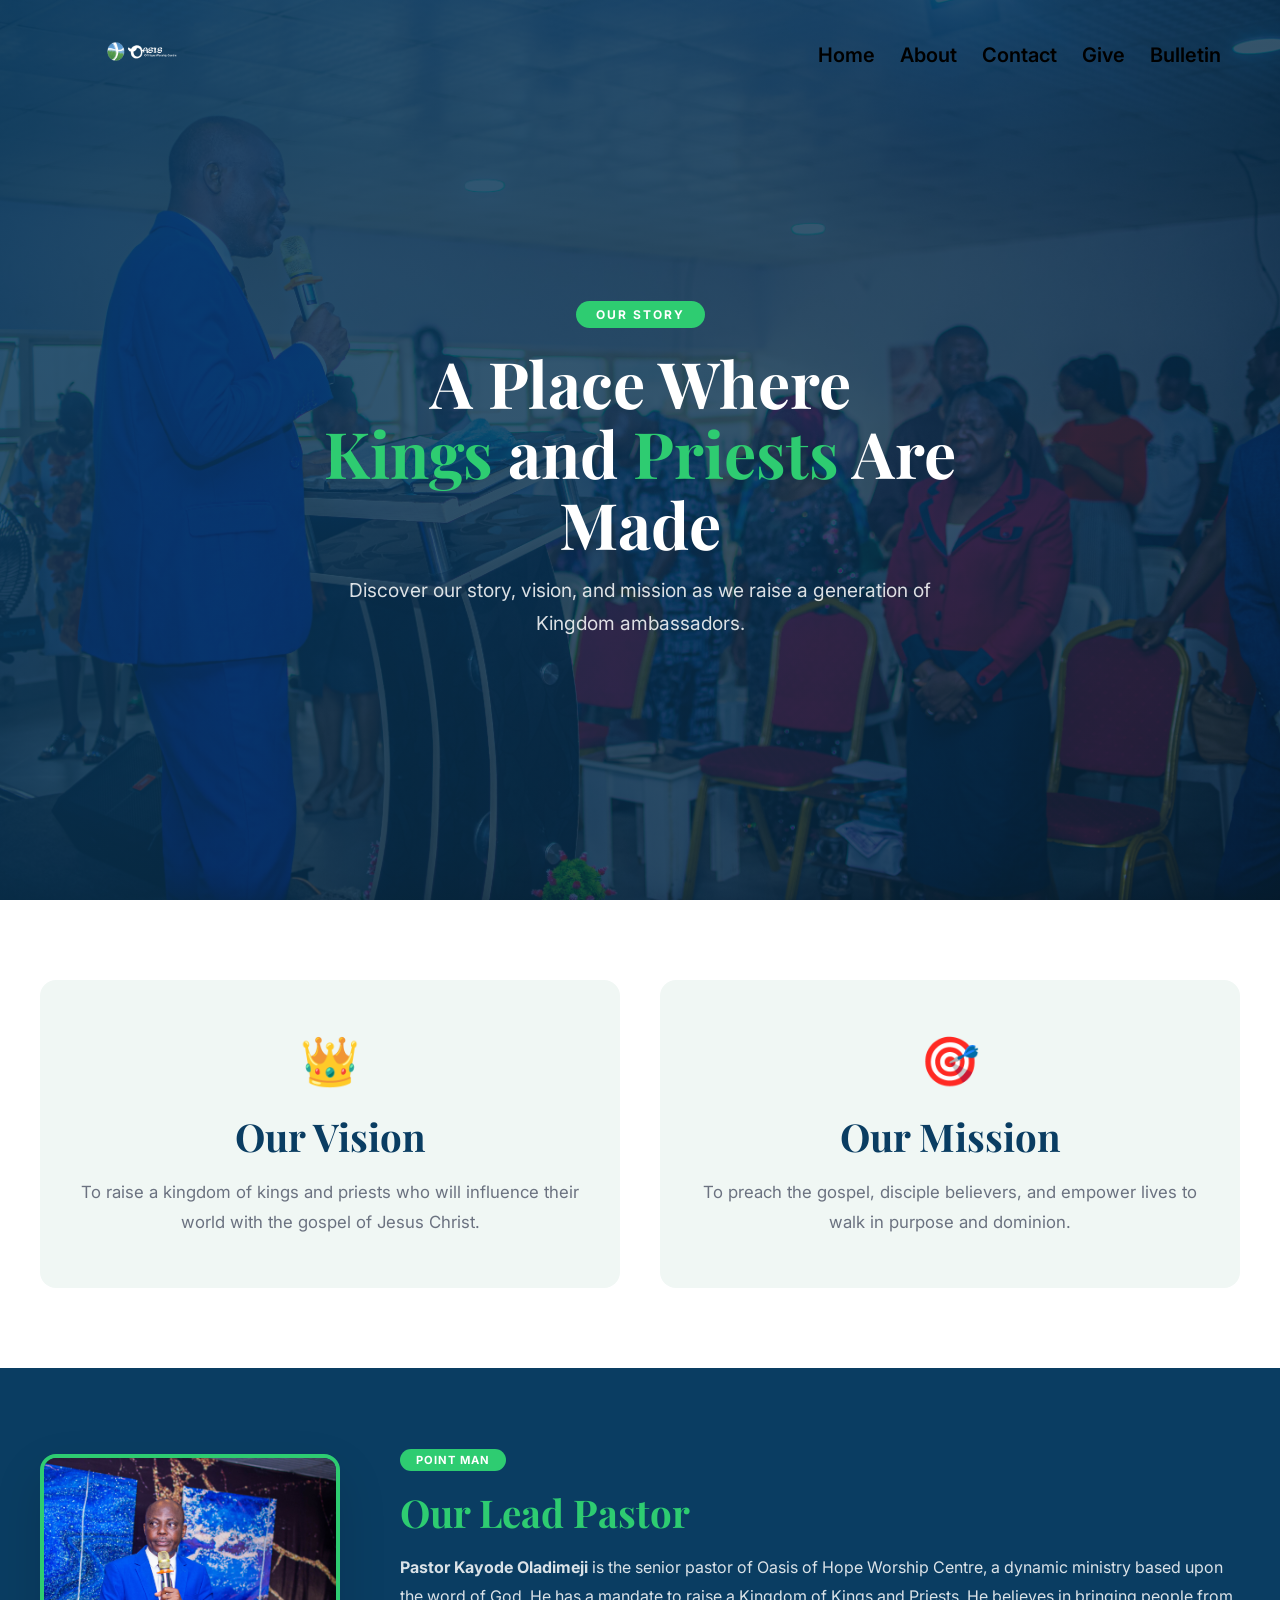
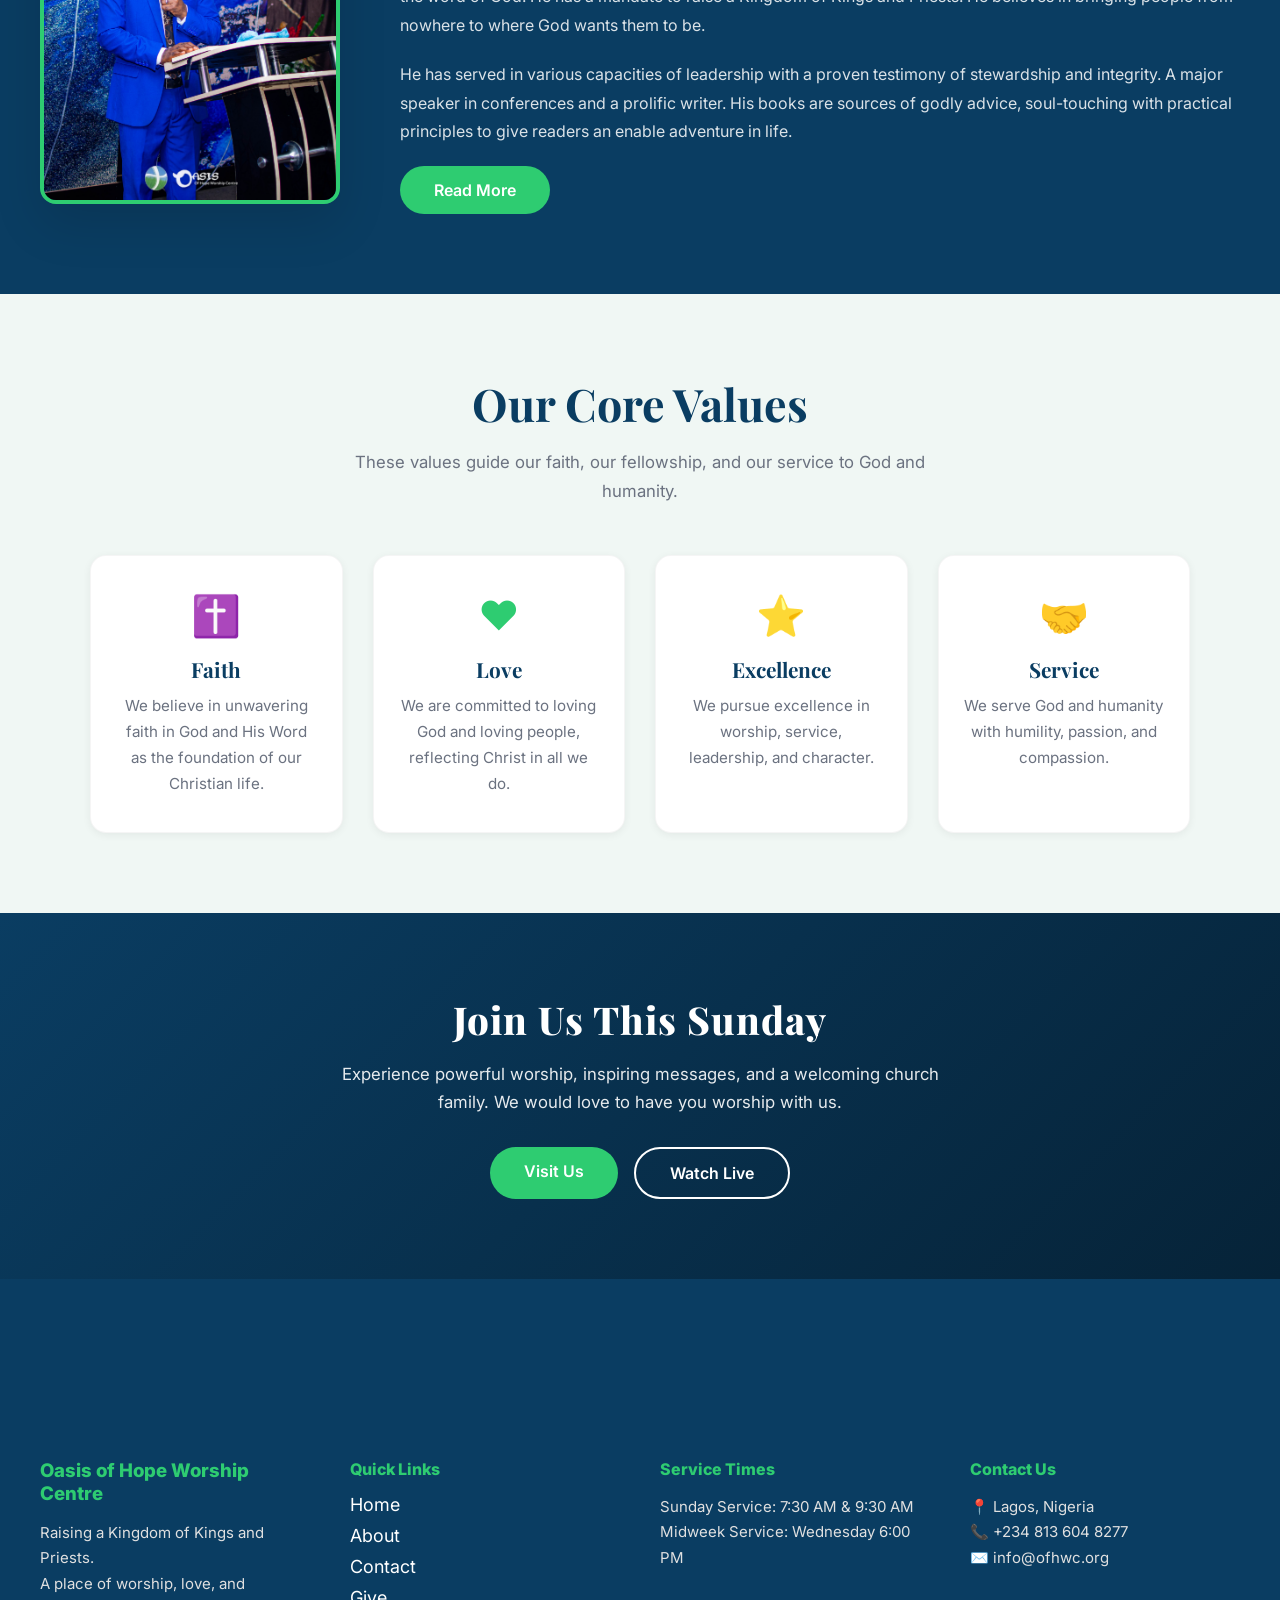
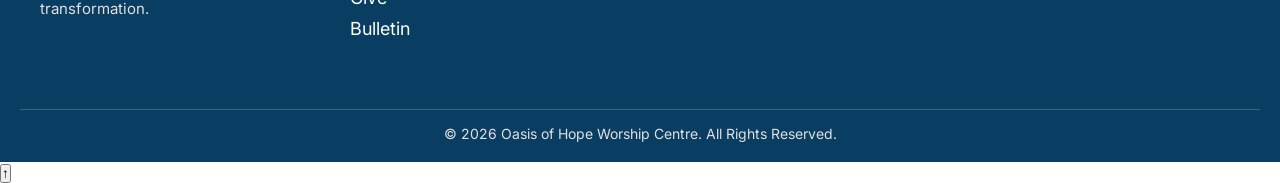
<file: about.html>
<!DOCTYPE html>
<html lang="en">
<head>
  <meta charset="UTF-8">
  <meta name="viewport" content="width=device-width, initial-scale=1.0">
  <title>About Us | Oasis of Hope Worship Centre</title>
  <link rel="icon" href="img/Oasisn.png" type="image/png">

  <!-- Google Fonts -->
  <link href="https://fonts.googleapis.com/css2?family=Inter:wght@300;400;500;600;700;800;900&family=Playfair+Display:wght@400;600;700;800;900&display=swap" rel="stylesheet">

  <!-- Font Awesome -->
  <link rel="stylesheet" href="https://cdnjs.cloudflare.com/ajax/libs/font-awesome/6.5.0/css/all.min.css">

  <link rel="stylesheet" href="style.css">

  <style>
    /* ========================================
       ABOUT PAGE - OASIS COLORS
       Emerald Green + Royal Blue + White
       ======================================== */

    :root {
      --emerald: #2ecc71;
      --emerald-dark: #27ae60;
      --emerald-light: #82e0aa;
      --emerald-glow: rgba(46, 204, 113, 0.3);
      
      --royal: #0a3d62;
      --royal-light: #1a5276;
      --royal-dark: #062338;
      
      --white: #ffffff;
      --cream: #f0f7f4;
      --gray: #6B7280;
      --gray-light: #E5E7EB;
      
      --gradient-hero: linear-gradient(135deg, rgba(10, 61, 98, 0.88), rgba(6, 35, 56, 0.75));
      --gradient-dark: linear-gradient(135deg, #0a3d62, #062338);
      --shadow-glow: 0 8px 40px rgba(46, 204, 113, 0.25);
      --shadow-sm: 0 2px 8px rgba(0,0,0,0.06);
      --shadow-md: 0 8px 30px rgba(0,0,0,0.08);
      --shadow-lg: 0 20px 50px rgba(0,0,0,0.12);
      --transition: all 0.3s cubic-bezier(0.4, 0, 0.2, 1);
      --font-heading: 'Playfair Display', serif;
      --font-body: 'Inter', sans-serif;
    }

    /* ---------- ABOUT HERO ---------- */
    .about-hero {
      min-height: 70vh;
      background: 
        var(--gradient-hero),
        url('img/about.jpg') no-repeat center center / cover;
      display: flex;
      align-items: center;
      justify-content: center;
      text-align: center;
      padding: 100px 20px 60px;
    }

    .about-hero-content {
      max-width: 800px;
    }

    .about-hero-tag {
      display: inline-block;
      background: var(--emerald);
      color: var(--white);
      padding: 6px 20px;
      border-radius: 50px;
      font-size: 0.75rem;
      font-weight: 700;
      text-transform: uppercase;
      letter-spacing: 2px;
      margin-bottom: 20px;
    }

    .about-hero h1 {
      font-family: var(--font-heading);
      font-size: clamp(2.8rem, 5vw, 4.5rem);
      color: var(--white);
      line-height: 1.1;
      margin-bottom: 15px;
    }

    .about-hero h1 .highlight {
      color: var(--emerald);
    }

    .about-hero p {
      color: rgba(255, 255, 255, 0.85);
      font-size: 1.2rem;
      max-width: 600px;
      margin: 0 auto;
      line-height: 1.7;
    }

    /* ---------- VISION & MISSION ---------- */
    .vision-mission {
      padding: 80px 20px;
      background: var(--white);
    }

    .vision-mission .container {
      max-width: 1200px;
      margin: 0 auto;
      display: grid;
      grid-template-columns: 1fr 1fr;
      gap: 40px;
    }

    .vm-box {
      background: var(--cream);
      padding: 50px 40px;
      border-radius: 16px;
      text-align: center;
      transition: var(--transition);
      border: 1px solid transparent;
    }

    .vm-box:hover {
      transform: translateY(-6px);
      box-shadow: var(--shadow-md);
      border-color: var(--emerald-light);
    }

    .vm-icon {
      font-size: 3rem;
      color: var(--emerald);
      margin-bottom: 20px;
    }

    .vm-box h2 {
      font-family: var(--font-heading);
      font-size: clamp(1.8rem, 3vw, 2.4rem);
      color: var(--royal);
      margin-bottom: 15px;
    }

    .vm-box p {
      color: var(--gray);
      font-size: 1.05rem;
      line-height: 1.8;
    }

    /* ---------- PASTOR SECTION ---------- */
    .pastor-section {
      padding: 80px 20px;
      background: var(--royal);
      color: var(--white);
    }

    .pastor-container {
      max-width: 1200px;
      margin: 0 auto;
      display: flex;
      align-items: center;
      gap: 60px;
    }

    .pastor-image {
      flex: 0 0 300px;
    }

    .pastor-image img {
      width: 100%;
      height: 350px;
      object-fit: cover;
      border-radius: 16px;
      box-shadow: var(--shadow-lg);
      border: 4px solid var(--emerald);
    }

    .pastor-info {
      flex: 1;
    }

    .pastor-info .tag {
      display: inline-block;
      background: var(--emerald);
      color: var(--white);
      padding: 4px 16px;
      border-radius: 50px;
      font-size: 0.7rem;
      font-weight: 700;
      text-transform: uppercase;
      letter-spacing: 1px;
      margin-bottom: 15px;
    }

    .pastor-info h2 {
      font-family: var(--font-heading);
      font-size: clamp(2rem, 3vw, 2.8rem);
      color: var(--emerald);
      margin-bottom: 15px;
    }

    .pastor-info p {
      color: rgba(255, 255, 255, 0.85);
      font-size: 1rem;
      line-height: 1.8;
      margin-bottom: 20px;
    }

    .pastor-info .btn-read-more {
      background: var(--emerald);
      color: var(--white);
      padding: 14px 34px;
      border-radius: 50px;
      font-weight: 600;
      text-decoration: none;
      transition: var(--transition);
      display: inline-block;
    }

    .pastor-info .btn-read-more:hover {
      background: var(--emerald-dark);
      transform: translateY(-2px);
      box-shadow: var(--shadow-glow);
    }

    /* ---------- CORE VALUES ---------- */
    .core-values {
      padding: 80px 20px;
      background: var(--cream);
      text-align: center;
    }

    .core-values h2 {
      font-family: var(--font-heading);
      font-size: clamp(2rem, 3.5vw, 3rem);
      color: var(--royal);
      margin-bottom: 15px;
    }

    .core-values .subtitle {
      color: var(--gray);
      font-size: 1.05rem;
      max-width: 600px;
      margin: 0 auto 50px;
      line-height: 1.7;
    }

    .values-grid {
      display: grid;
      grid-template-columns: repeat(auto-fit, minmax(250px, 1fr));
      gap: 30px;
      max-width: 1100px;
      margin: 0 auto;
    }

    .value-card {
      background: var(--white);
      padding: 35px 25px;
      border-radius: 16px;
      box-shadow: var(--shadow-sm);
      transition: var(--transition);
      border: 1px solid rgba(0,0,0,0.04);
    }

    .value-card:hover {
      transform: translateY(-6px);
      box-shadow: var(--shadow-md);
      border-color: var(--emerald-light);
    }

    .value-card .value-icon {
      font-size: 2.5rem;
      color: var(--emerald);
      margin-bottom: 15px;
    }

    .value-card h3 {
      font-family: var(--font-heading);
      font-size: 1.3rem;
      color: var(--royal);
      margin-bottom: 10px;
    }

    .value-card p {
      color: var(--gray);
      font-size: 0.95rem;
      line-height: 1.7;
    }

    /* ---------- CTA SECTION ---------- */
    .about-cta {
      padding: 80px 20px;
      background: var(--gradient-dark);
      text-align: center;
      color: var(--white);
    }

    .about-cta h2 {
      font-family: var(--font-heading);
      font-size: clamp(2rem, 3vw, 2.8rem);
      margin-bottom: 15px;
    }

    .about-cta p {
      font-size: 1.05rem;
      max-width: 600px;
      margin: 0 auto 30px;
      opacity: 0.9;
      line-height: 1.7;
    }

    .about-cta .cta-buttons {
      display: flex;
      justify-content: center;
      gap: 16px;
      flex-wrap: wrap;
    }

    .about-cta .cta-btn {
      padding: 14px 34px;
      border-radius: 50px;
      font-size: 1rem;
      font-weight: 600;
      text-decoration: none;
      transition: var(--transition);
    }

    .about-cta .cta-btn.primary {
      background: var(--emerald);
      color: var(--white);
    }

    .about-cta .cta-btn.primary:hover {
      background: var(--emerald-dark);
      transform: translateY(-2px);
      box-shadow: var(--shadow-glow);
    }

    .about-cta .cta-btn.secondary {
      border: 2px solid var(--white);
      color: var(--white);
    }

    .about-cta .cta-btn.secondary:hover {
      background: var(--white);
      color: var(--royal);
      transform: translateY(-2px);
    }

    /* ---------- RESPONSIVE ---------- */
    @media (max-width: 992px) {
      .vision-mission .container {
        grid-template-columns: 1fr;
      }

      .pastor-container {
        flex-direction: column;
        text-align: center;
      }

      .pastor-image {
        flex: 0 0 auto;
        width: 250px;
        margin: 0 auto;
      }

      .pastor-image img {
        height: 300px;
      }
    }

    @media (max-width: 768px) {
      .about-hero h1 {
        font-size: 2.5rem;
      }

      .about-hero p {
        font-size: 1rem;
      }

      .values-grid {
        grid-template-columns: 1fr 1fr;
      }

      .about-cta .cta-buttons {
        flex-direction: column;
        align-items: center;
      }

      .about-cta .cta-btn {
        width: 100%;
        max-width: 280px;
        text-align: center;
      }
    }

    @media (max-width: 480px) {
      .values-grid {
        grid-template-columns: 1fr;
      }

      .vm-box {
        padding: 30px 20px;
      }

      .pastor-image {
        width: 200px;
      }

      .pastor-image img {
        height: 250px;
      }
    }
  </style>
</head>

<body>

<header class="header">
  <nav class="navbar" id="navbar">
    <div class="logo">
      <img src="img/Oasisn.png" alt="Oasis logo">
    </div>

    <button class="menu-toggle" id="menuToggle" aria-label="Toggle navigation menu">
      <span class="bar"></span>
      <span class="bar"></span>
      <span class="bar"></span>
    </button>

    <ul class="nav-links" id="navLinks">
      <li><a href="index.html">Home</a></li>
      <li><a href="about.html" class="active">About</a></li>
      <li><a href="contact.html">Contact</a></li>
      <li><a href="give.html">Give</a></li>
      <li><a href="bulletin.html">Bulletin</a></li>
    </ul>
  </nav>
</header>

<!-- ===== ABOUT HERO ===== -->
<section class="about-hero">
  <div class="about-hero-content">
    <span class="about-hero-tag">Our Story</span>
    <h1>
      A Place Where <br>
      <span class="highlight">Kings</span> and <span class="highlight">Priests</span> Are Made
    </h1>
    <p>Discover our story, vision, and mission as we raise a generation of Kingdom ambassadors.</p>
  </div>
</section>

<!-- ===== VISION & MISSION ===== -->
<section class="vision-mission reveal">
  <div class="container">
    <div class="vm-box">
      <div class="vm-icon">👑</div>
      <h2>Our Vision</h2>
      <p>
        To raise a kingdom of kings and priests who will influence
        their world with the gospel of Jesus Christ.
      </p>
    </div>
    <div class="vm-box">
      <div class="vm-icon">🎯</div>
      <h2>Our Mission</h2>
      <p>
        To preach the gospel, disciple believers, and empower
        lives to walk in purpose and dominion.
      </p>
    </div>
  </div>
</section>

<!-- ===== PASTOR SECTION ===== -->
<section class="pastor-section reveal">
  <div class="pastor-container">
    <div class="pastor-image">
      <img src="img/personal.jpg" alt="Pastor Kayode Oladimeji">
    </div>
    <div class="pastor-info">
      <span class="tag">Point Man</span>
      <h2>Our Lead Pastor</h2>
      <p>
        <strong>Pastor Kayode Oladimeji</strong> is the senior pastor of Oasis of Hope Worship Centre, a dynamic ministry based upon the word of God. He has a mandate to raise a Kingdom of Kings and Priests. He believes in bringing people from nowhere to where God wants them to be.
      </p>
      <p>
        He has served in various capacities of leadership with a proven testimony of stewardship and integrity. A major speaker in conferences and a prolific writer. His books are sources of godly advice, soul-touching with practical principles to give readers an enable adventure in life.
      </p>
      <a href="https://kayodejoshuaoladimeji.com" class="btn-read-more" target="_blank">Read More</a>
    </div>
  </div>
</section>

<!-- ===== CORE VALUES ===== -->
<section class="core-values reveal">
  <h2>Our Core Values</h2>
  <p class="subtitle">These values guide our faith, our fellowship, and our service to God and humanity.</p>
  <div class="values-grid stagger-children">
    <div class="value-card">
      <div class="value-icon">✝️</div>
      <h3>Faith</h3>
      <p>We believe in unwavering faith in God and His Word as the foundation of our Christian life.</p>
    </div>
    <div class="value-card">
      <div class="value-icon">❤️</div>
      <h3>Love</h3>
      <p>We are committed to loving God and loving people, reflecting Christ in all we do.</p>
    </div>
    <div class="value-card">
      <div class="value-icon">⭐</div>
      <h3>Excellence</h3>
      <p>We pursue excellence in worship, service, leadership, and character.</p>
    </div>
    <div class="value-card">
      <div class="value-icon">🤝</div>
      <h3>Service</h3>
      <p>We serve God and humanity with humility, passion, and compassion.</p>
    </div>
  </div>
</section>

<!-- ===== CTA SECTION ===== -->
<section class="about-cta reveal">
  <h2>Join Us This Sunday</h2>
  <p>Experience powerful worship, inspiring messages, and a welcoming church family. We would love to have you worship with us.</p>
  <div class="cta-buttons">
    <a href="contact.html" class="cta-btn primary">Visit Us</a>
    <a href="https://www.youtube.com/@oasisofhopeng" class="cta-btn secondary" target="_blank">Watch Live</a>
  </div>
</section>

<!-- ===== FOOTER ===== -->
<footer class="footer">
  <div class="footer-container">
    <div class="footer-box">
      <h3>Oasis of Hope Worship Centre</h3>
      <p>
        Raising a Kingdom of Kings and Priests.<br>
        A place of worship, love, and transformation.
      </p>
    </div>
    <div class="footer-box">
      <h4>Quick Links</h4>
      <ul>
        <li><a href="index.html">Home</a></li>
        <li><a href="about.html">About</a></li>
        <li><a href="contact.html">Contact</a></li>
        <li><a href="give.html">Give</a></li>
        <li><a href="bulletin.html">Bulletin</a></li>
      </ul>
    </div>
    <div class="footer-box">
      <h4>Service Times</h4>
      <p>Sunday Service: 7:30 AM &amp; 9:30 AM</p>
      <p>Midweek Service: Wednesday 6:00 PM</p>
    </div>
    <div class="footer-box">
      <h4>Contact Us</h4>
      <p>📍 Lagos, Nigeria</p>
      <p>📞 +234 813 604 8277</p>
      <p>✉️ info@ofhwc.org</p>
    </div>
  </div>
  <div class="footer-bottom">
    <p>&copy; 2026 Oasis of Hope Worship Centre. All Rights Reserved.</p>
  </div>
</footer>

<script src="script.js"></script>

</body>
</html>
</file>
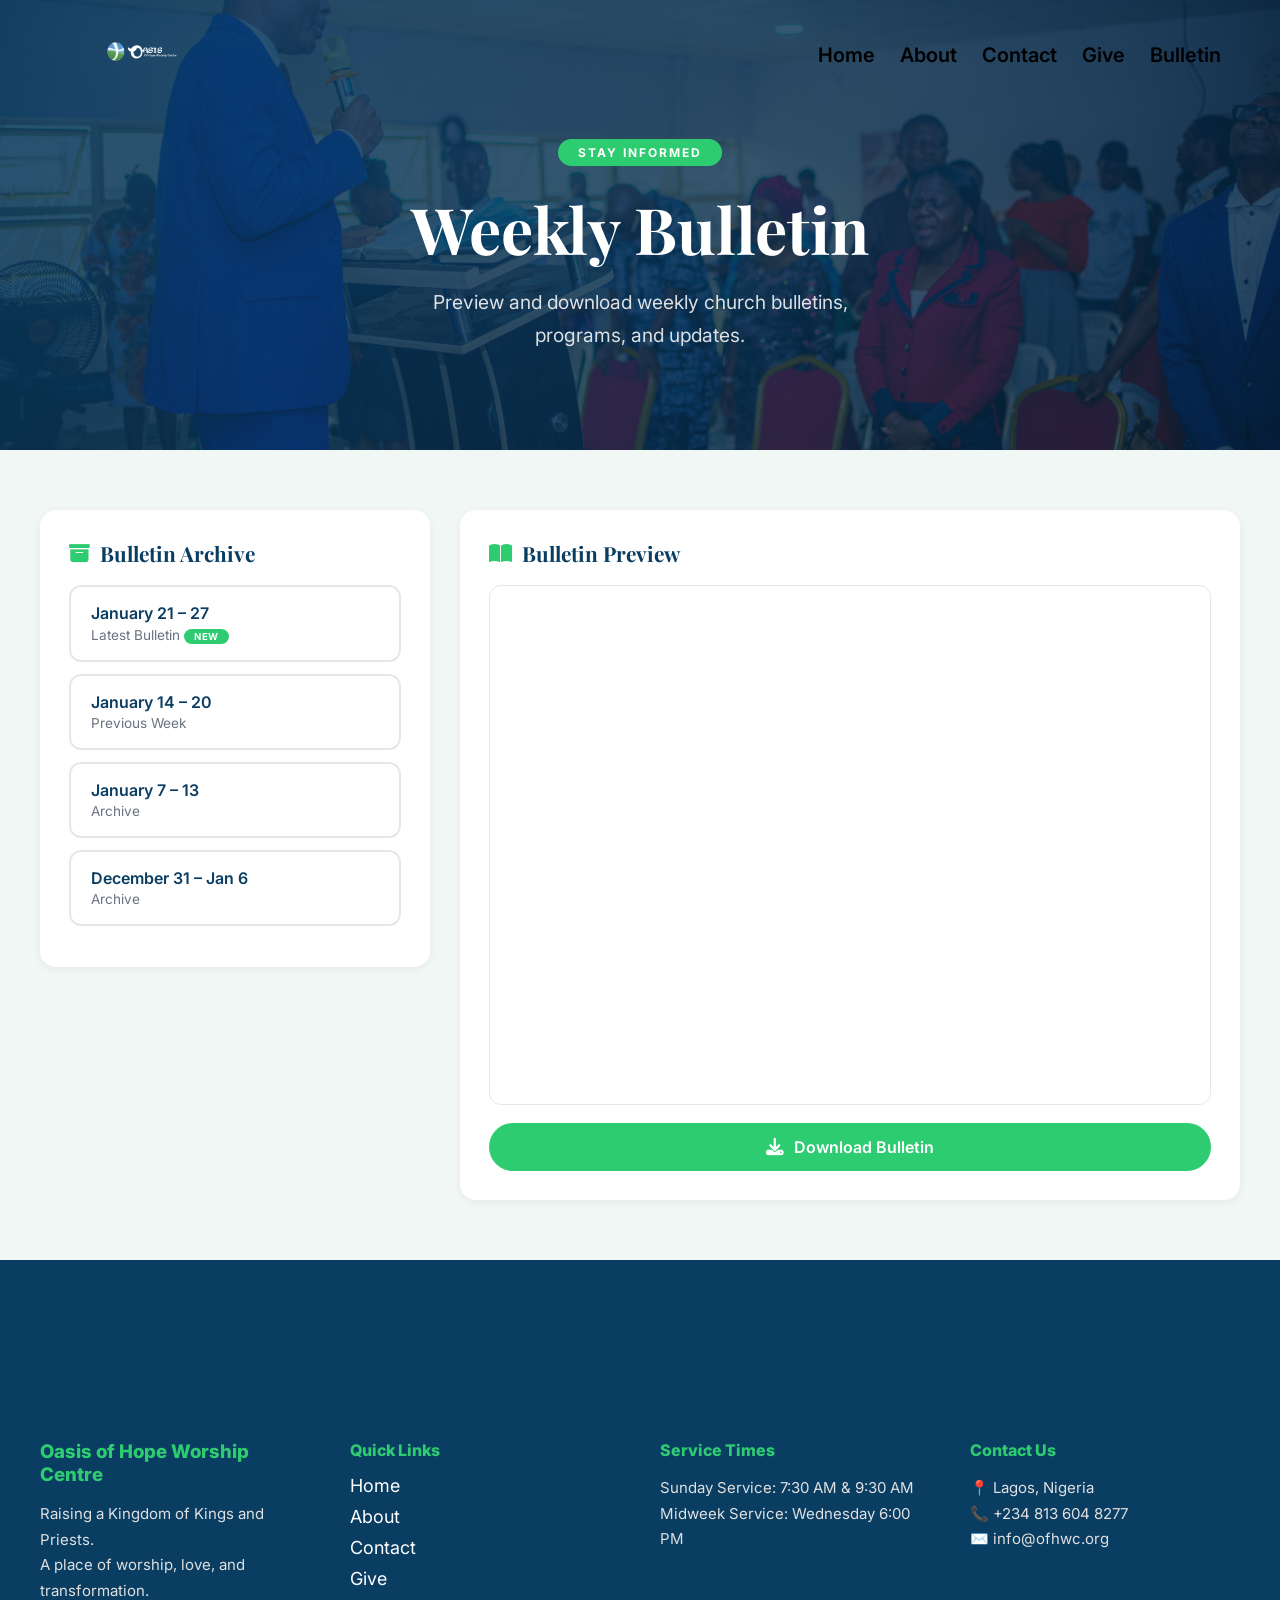
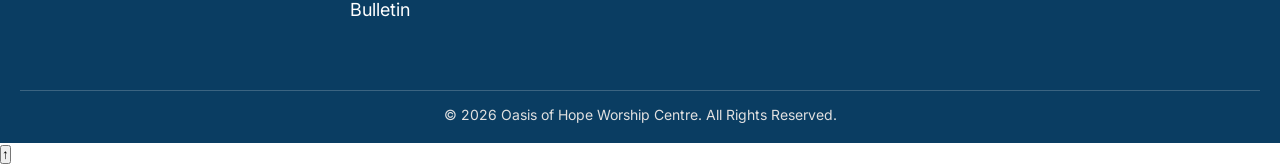
<file: bulletin.html>
<!DOCTYPE html>
<html lang="en">
<head>
  <meta charset="UTF-8">
  <meta name="viewport" content="width=device-width, initial-scale=1.0">
  <title>Bulletin | Oasis of Hope Worship Centre</title>
  <link rel="icon" href="img/Oasisn.png" type="image/png">

  <!-- Google Fonts -->
  <link href="https://fonts.googleapis.com/css2?family=Inter:wght@300;400;500;600;700;800;900&family=Playfair+Display:wght@400;600;700;800;900&display=swap" rel="stylesheet">

  <!-- Font Awesome -->
  <link rel="stylesheet" href="https://cdnjs.cloudflare.com/ajax/libs/font-awesome/6.5.0/css/all.min.css">

  <link rel="stylesheet" href="style.css">

  <style>
    /* ========================================
       BULLETIN PAGE - OASIS COLORS
       Emerald Green + Royal Blue + White
       ======================================== */

    :root {
      --emerald: #2ecc71;
      --emerald-dark: #27ae60;
      --emerald-light: #82e0aa;
      --emerald-glow: rgba(46, 204, 113, 0.3);
      
      --royal: #0a3d62;
      --royal-light: #1a5276;
      --royal-dark: #062338;
      
      --white: #ffffff;
      --cream: #f0f7f4;
      --gray: #6B7280;
      --gray-light: #E5E7EB;
      
      --gradient-hero: linear-gradient(135deg, rgba(10, 61, 98, 0.88), rgba(6, 35, 56, 0.75));
      --shadow-sm: 0 2px 8px rgba(0,0,0,0.06);
      --shadow-md: 0 8px 30px rgba(0,0,0,0.08);
      --shadow-lg: 0 20px 50px rgba(0,0,0,0.12);
      --shadow-glow: 0 8px 40px rgba(46, 204, 113, 0.25);
      --transition: all 0.3s cubic-bezier(0.4, 0, 0.2, 1);
      --transition-slow: all 0.6s cubic-bezier(0.4, 0, 0.2, 1);
      --font-heading: 'Playfair Display', serif;
      --font-body: 'Inter', sans-serif;
    }

    /* ---------- BULLETIN HERO ---------- */
    .bulletin-hero {
      min-height: 50vh;
      background: 
        var(--gradient-hero),
        url('img/about.jpg') no-repeat center center / cover;
      display: flex;
      align-items: center;
      justify-content: center;
      text-align: center;
      padding: 100px 20px 60px;
    }

    .bulletin-hero-content {
      max-width: 700px;
    }

    .bulletin-hero-tag {
      display: inline-block;
      background: var(--emerald);
      color: var(--white);
      padding: 6px 20px;
      border-radius: 50px;
      font-size: 0.75rem;
      font-weight: 700;
      text-transform: uppercase;
      letter-spacing: 2px;
      margin-bottom: 20px;
    }

    .bulletin-hero h1 {
      font-family: var(--font-heading);
      font-size: clamp(2.8rem, 5vw, 4.5rem);
      color: var(--white);
      margin-bottom: 15px;
    }

    .bulletin-hero p {
      color: rgba(255, 255, 255, 0.85);
      font-size: 1.2rem;
      max-width: 500px;
      margin: 0 auto;
      line-height: 1.7;
    }

    /* ---------- BULLETIN CONTENT ---------- */
    .bulletin-content {
      padding: 60px 20px;
      background: var(--cream);
    }

    .bulletin-content .container {
      max-width: 1200px;
      margin: 0 auto;
      display: grid;
      grid-template-columns: 1fr 2fr;
      gap: 30px;
    }

    /* ---------- ARCHIVE SIDEBAR ---------- */
    .archive-card {
      background: var(--white);
      border-radius: 16px;
      padding: 28px;
      box-shadow: var(--shadow-sm);
      transition: var(--transition);
      border: 1px solid transparent;
      height: fit-content;
    }

    .archive-card:hover {
      box-shadow: var(--shadow-md);
      border-color: var(--emerald-light);
    }

    .archive-card h2 {
      font-family: var(--font-heading);
      font-size: 1.3rem;
      color: var(--royal);
      margin-bottom: 18px;
      display: flex;
      align-items: center;
      gap: 10px;
    }

    .archive-card h2 i {
      color: var(--emerald);
    }

    .bulletin-item {
      padding: 16px 20px;
      border: 2px solid var(--gray-light);
      border-radius: 12px;
      margin-bottom: 12px;
      cursor: pointer;
      transition: var(--transition);
      background: var(--white);
      position: relative;
    }

    .bulletin-item:hover {
      border-color: var(--emerald);
      background: var(--emerald-glow);
      transform: translateX(4px);
    }

    .bulletin-item.active {
      border-color: var(--emerald);
      background: var(--emerald-glow);
      box-shadow: 0 0 0 3px var(--emerald-glow);
    }

    .bulletin-item strong {
      display: block;
      color: var(--royal);
      font-size: 1rem;
      font-weight: 600;
    }

    .bulletin-item span {
      font-size: 0.85rem;
      color: var(--gray);
      font-weight: 400;
    }

    .bulletin-item .badge {
      display: inline-block;
      background: var(--emerald);
      color: var(--white);
      font-size: 0.6rem;
      font-weight: 700;
      padding: 2px 10px;
      border-radius: 20px;
      text-transform: uppercase;
      letter-spacing: 0.5px;
      margin-top: 6px;
    }

    /* ---------- PREVIEW CARD ---------- */
    .preview-card {
      background: var(--white);
      border-radius: 16px;
      padding: 28px;
      box-shadow: var(--shadow-sm);
      transition: var(--transition);
      border: 1px solid transparent;
    }

    .preview-card:hover {
      box-shadow: var(--shadow-md);
      border-color: var(--emerald-light);
    }

    .preview-card h2 {
      font-family: var(--font-heading);
      font-size: 1.3rem;
      color: var(--royal);
      margin-bottom: 18px;
      display: flex;
      align-items: center;
      gap: 10px;
    }

    .preview-card h2 i {
      color: var(--emerald);
    }

    /* PDF Placeholder */
    .pdf-placeholder {
      width: 100%;
      height: 520px;
      border-radius: 12px;
      border: 2px dashed var(--gray-light);
      display: flex;
      flex-direction: column;
      align-items: center;
      justify-content: center;
      background: var(--cream);
      padding: 30px;
      text-align: center;
      transition: var(--transition);
    }

    .pdf-placeholder i {
      font-size: 4rem;
      color: var(--emerald);
      margin-bottom: 20px;
    }

    .pdf-placeholder h3 {
      font-family: var(--font-heading);
      color: var(--royal);
      margin-bottom: 10px;
    }

    .pdf-placeholder p {
      color: var(--gray);
      max-width: 400px;
      line-height: 1.7;
    }

    .pdf-placeholder p a {
      color: var(--emerald);
      text-decoration: none;
      font-weight: 600;
    }

    .pdf-placeholder p a:hover {
      text-decoration: underline;
    }

    /* PDF Iframe */
    .preview-frame {
      width: 100%;
      height: 520px;
      border-radius: 12px;
      border: 1px solid var(--gray-light);
      background: var(--white);
      display: none;
    }

    /* Download Button */
    .download-btn {
      display: none;
      align-items: center;
      justify-content: center;
      gap: 10px;
      margin-top: 18px;
      padding: 14px 32px;
      background: var(--emerald);
      color: var(--white);
      text-decoration: none;
      border-radius: 50px;
      font-weight: 600;
      transition: var(--transition);
      font-family: var(--font-body);
      border: none;
      cursor: pointer;
      width: 100%;
    }

    .download-btn:hover {
      background: var(--emerald-dark);
      transform: translateY(-2px);
      box-shadow: var(--shadow-glow);
    }

    .download-btn i {
      font-size: 1.1rem;
    }

    /* ---------- RESPONSIVE ---------- */
    @media (max-width: 992px) {
      .bulletin-content .container {
        grid-template-columns: 1fr;
        gap: 24px;
      }

      .archive-card {
        order: 2;
      }

      .preview-card {
        order: 1;
      }
    }

    @media (max-width: 768px) {
      .bulletin-hero h1 {
        font-size: 2.5rem;
      }

      .bulletin-hero p {
        font-size: 1rem;
      }

      .pdf-placeholder {
        height: 380px;
      }

      .pdf-placeholder i {
        font-size: 3rem;
      }

      .preview-frame {
        height: 380px;
      }

      .archive-card,
      .preview-card {
        padding: 20px;
      }
    }

    @media (max-width: 480px) {
      .bulletin-hero h1 {
        font-size: 2rem;
      }

      .pdf-placeholder {
        height: 300px;
        padding: 20px;
      }

      .pdf-placeholder i {
        font-size: 2.5rem;
      }

      .preview-frame {
        height: 300px;
      }

      .bulletin-item {
        padding: 14px 16px;
      }

      .archive-card,
      .preview-card {
        padding: 16px;
      }
    }
  </style>
</head>

<body>

<header class="header">
  <nav class="navbar" id="navbar">
    <div class="logo">
      <img src="img/Oasisn.png" alt="Oasis logo">
    </div>

    <button class="menu-toggle" id="menuToggle" aria-label="Toggle navigation menu">
      <span class="bar"></span>
      <span class="bar"></span>
      <span class="bar"></span>
    </button>

    <ul class="nav-links" id="navLinks">
      <li><a href="index.html">Home</a></li>
      <li><a href="about.html">About</a></li>
      <li><a href="contact.html">Contact</a></li>
      <li><a href="give.html">Give</a></li>
      <li><a href="bulletin.html" class="active">Bulletin</a></li>
    </ul>
  </nav>
</header>

<!-- ===== BULLETIN HERO ===== -->
<section class="bulletin-hero">
  <div class="bulletin-hero-content">
    <span class="bulletin-hero-tag">Stay Informed</span>
    <h1>Weekly Bulletin</h1>
    <p>Preview and download weekly church bulletins, programs, and updates.</p>
  </div>
</section>

<!-- ===== BULLETIN CONTENT ===== -->
<section class="bulletin-content reveal">
  <div class="container">

    <!-- ARCHIVE SIDEBAR -->
    <div class="archive-card reveal-left">
      <h2><i class="fas fa-archive"></i> Bulletin Archive</h2>

      <div class="bulletin-item active" onclick="loadBulletin(event, 'btn/bulletin-week1.pdf')" tabindex="0" role="button" aria-label="Load January 21-27 bulletin">
        <strong>January 21 – 27</strong>
        <span>Latest Bulletin</span>
        <span class="badge">New</span>
      </div>

      <div class="bulletin-item" onclick="loadBulletin(event, 'bulletin-week2.pdf')" tabindex="0" role="button" aria-label="Load January 14-20 bulletin">
        <strong>January 14 – 20</strong>
        <span>Previous Week</span>
      </div>

      <div class="bulletin-item" onclick="loadBulletin(event, 'btn/bulletin-week3.pdf')" tabindex="0" role="button" aria-label="Load January 7-13 bulletin">
        <strong>January 7 – 13</strong>
        <span>Archive</span>
      </div>

      <div class="bulletin-item" onclick="loadBulletin(event, 'btn/bulletin-week4.pdf')" tabindex="0" role="button" aria-label="Load December 31-January 6 bulletin">
        <strong>December 31 – Jan 6</strong>
        <span>Archive</span>
      </div>
    </div>

    <!-- PREVIEW CARD -->
    <div class="preview-card reveal-right">
      <h2><i class="fas fa-book-open"></i> Bulletin Preview</h2>

      <!-- Placeholder (shown when no PDF is loaded) -->
      <div id="pdfPlaceholder" class="pdf-placeholder">
        <i class="fas fa-file-pdf"></i>
        <h3>Select a Bulletin</h3>
        <p>
          Choose a week from the archive to preview the bulletin here.
          If you don't see a bulletin, check back later or 
          <a href="contact.html">contact us</a>.
        </p>
      </div>

      <!-- PDF Viewer (hidden until a PDF is selected) -->
      <iframe
        id="pdfPreview"
        class="preview-frame"
        src=""
        title="Bulletin PDF Preview"
        loading="lazy">
      </iframe>

      <!-- Download Button -->
      <a
        id="downloadLink"
        href="#"
        download
        class="download-btn">
        <i class="fas fa-download"></i> Download Bulletin
      </a>
    </div>

  </div>
</section>

<!-- ===== FOOTER ===== -->
<footer class="footer">
  <div class="footer-container">
    <div class="footer-box">
      <h3>Oasis of Hope Worship Centre</h3>
      <p>
        Raising a Kingdom of Kings and Priests.<br>
        A place of worship, love, and transformation.
      </p>
    </div>
    <div class="footer-box">
      <h4>Quick Links</h4>
      <ul>
        <li><a href="index.html">Home</a></li>
        <li><a href="about.html">About</a></li>
        <li><a href="contact.html">Contact</a></li>
        <li><a href="give.html">Give</a></li>
        <li><a href="bulletin.html">Bulletin</a></li>
      </ul>
    </div>
    <div class="footer-box">
      <h4>Service Times</h4>
      <p>Sunday Service: 7:30 AM &amp; 9:30 AM</p>
      <p>Midweek Service: Wednesday 6:00 PM</p>
    </div>
    <div class="footer-box">
      <h4>Contact Us</h4>
      <p>📍 Lagos, Nigeria</p>
      <p>📞 +234 813 604 8277</p>
      <p>✉️ info@ofhwc.org</p>
    </div>
  </div>
  <div class="footer-bottom">
    <p>&copy; 2026 Oasis of Hope Worship Centre. All Rights Reserved.</p>
  </div>
</footer>

<!-- ===== BULLETIN SCRIPT ===== -->
<script>
  function loadBulletin(event, file) {
    const previewFrame = document.getElementById('pdfPreview');
    const downloadLink = document.getElementById('downloadLink');
    const placeholder = document.getElementById('pdfPlaceholder');

    // Hide placeholder, show iframe + download button
    if (placeholder) placeholder.style.display = 'none';
    previewFrame.style.display = 'block';
    downloadLink.style.display = 'flex';

    previewFrame.src = file;
    downloadLink.href = file;
    downloadLink.download = file.split('/').pop();

    // Update active state
    document.querySelectorAll('.bulletin-item').forEach(item => {
      item.classList.remove('active');
    });

    if (event && event.currentTarget) {
      event.currentTarget.classList.add('active');
    }
  }

  // Auto-load first bulletin on page load if PDF exists
  document.addEventListener('DOMContentLoaded', function() {
    const firstActive = document.querySelector('.bulletin-item.active');
    if (firstActive) {
      const onclickAttr = firstActive.getAttribute('onclick');
      if (onclickAttr) {
        const match = onclickAttr.match(/['"]([^'"]+)['"]/);
        if (match && match[1]) {
          // Try to load the first bulletin
          const file = match[1];
          fetch(file, { method: 'HEAD' })
            .then(response => {
              if (response.ok) {
                // PDF exists, load it
                loadBulletin(null, file);
              }
            })
            .catch(() => {
              // PDF doesn't exist, keep placeholder visible
              console.log('Bulletin PDFs not found yet.');
            });
        }
      }
    }
  });
</script>

<script src="script.js"></script>

</body>
</html>
</file>
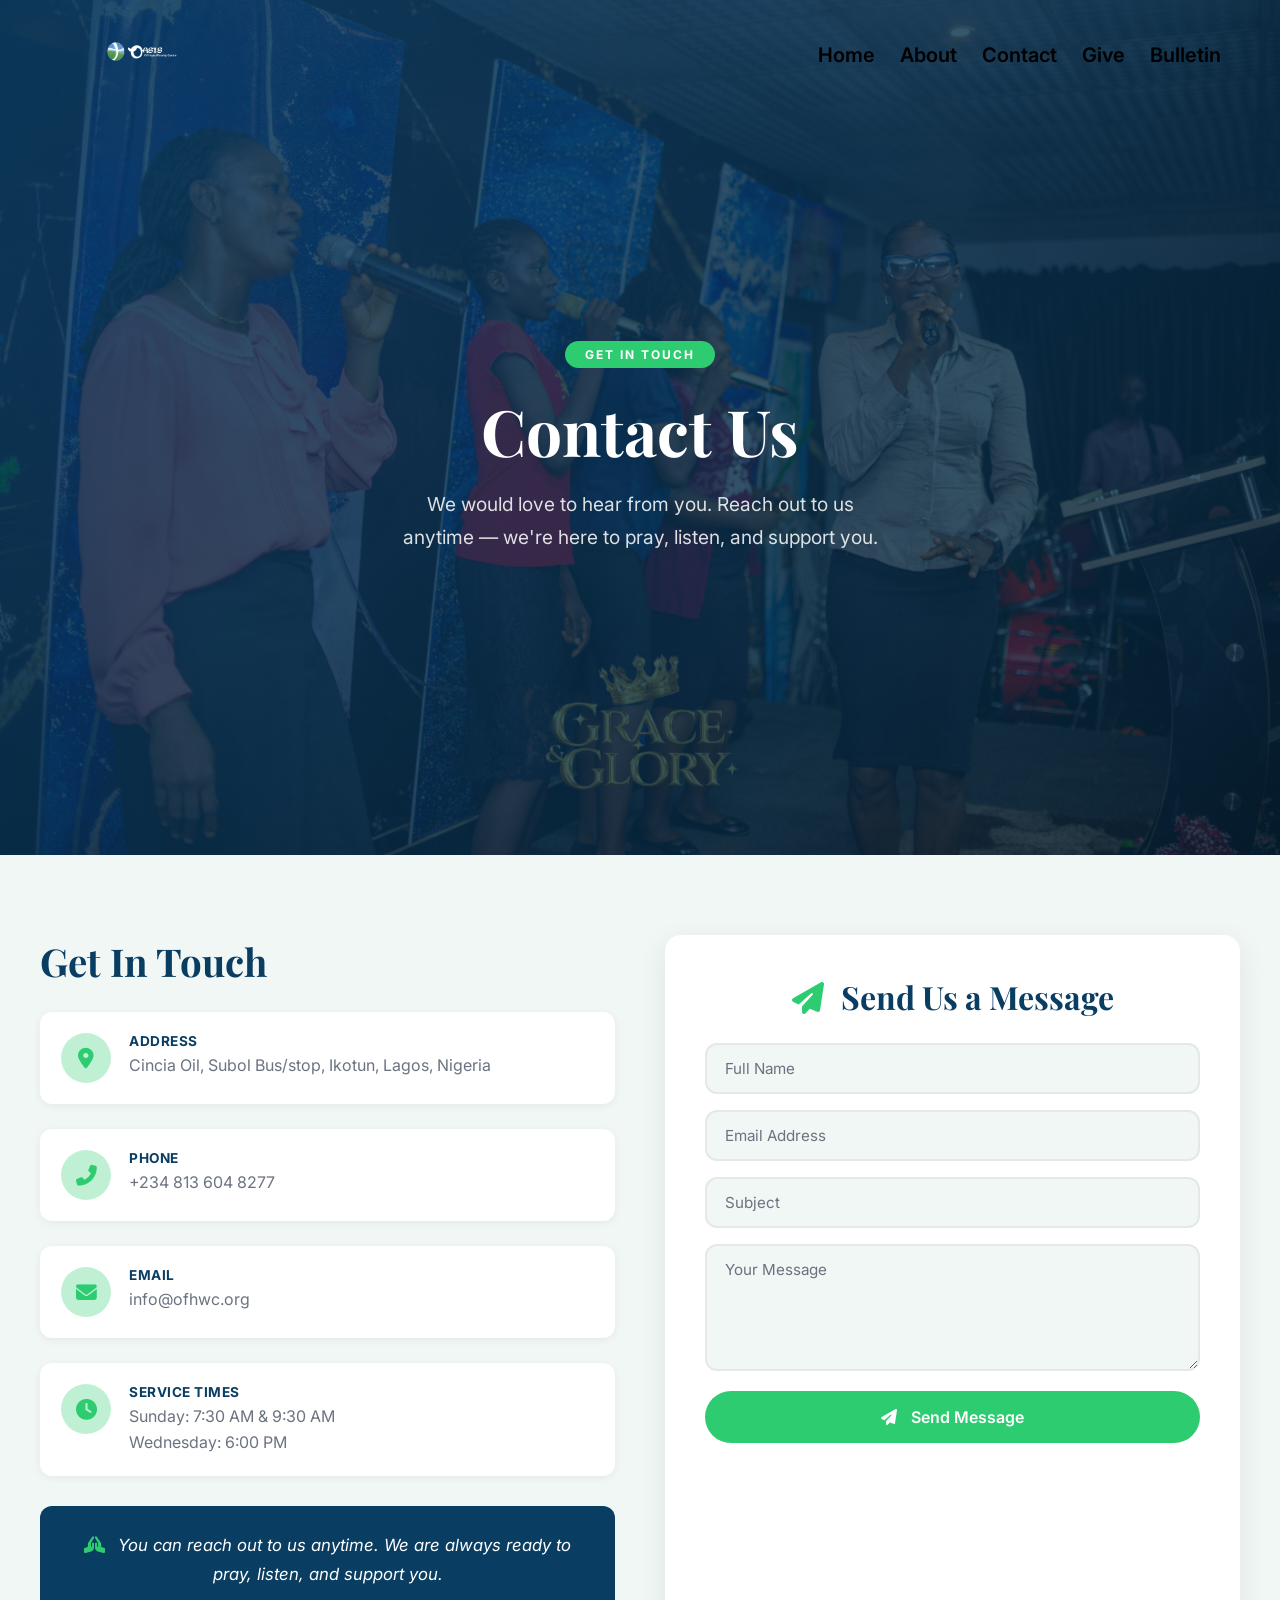
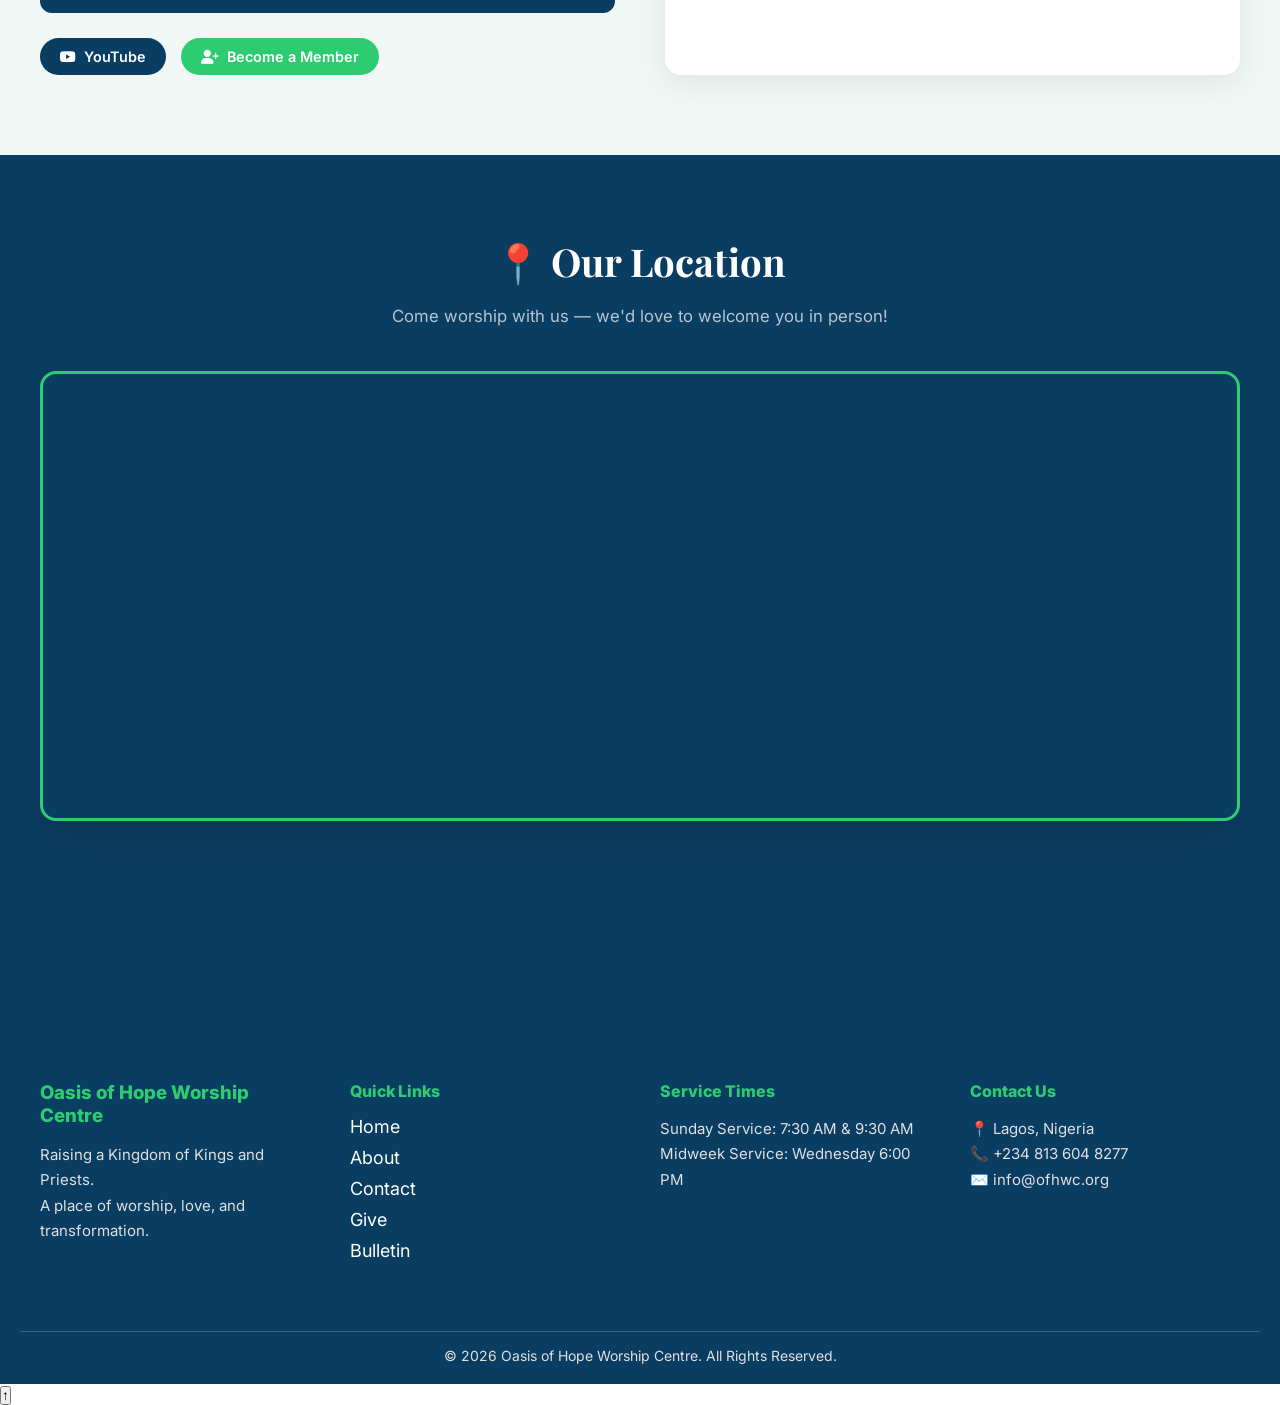
<file: contact.html>
<!DOCTYPE html>
<html lang="en">
<head>
  <meta charset="UTF-8">
  <meta name="viewport" content="width=device-width, initial-scale=1.0">
  <title>Contact Us | Oasis of Hope Worship Centre</title>
  <link rel="icon" href="img/Oasisn.png" type="image/png">

  <!-- Google Fonts -->
  <link href="https://fonts.googleapis.com/css2?family=Inter:wght@300;400;500;600;700;800;900&family=Playfair+Display:wght@400;600;700;800;900&display=swap" rel="stylesheet">

  <!-- Font Awesome -->
  <link rel="stylesheet" href="https://cdnjs.cloudflare.com/ajax/libs/font-awesome/6.5.0/css/all.min.css">

  <link rel="stylesheet" href="style.css">

  <style>
    /* ========================================
       CONTACT PAGE - OASIS COLORS
       Emerald Green + Royal Blue + White
       ======================================== */

    :root {
      --emerald: #2ecc71;
      --emerald-dark: #27ae60;
      --emerald-light: #82e0aa;
      --emerald-glow: rgba(46, 204, 113, 0.3);
      
      --royal: #0a3d62;
      --royal-light: #1a5276;
      --royal-dark: #062338;
      
      --white: #ffffff;
      --cream: #f0f7f4;
      --gray: #6B7280;
      --gray-light: #E5E7EB;
      
      --gradient-hero: linear-gradient(135deg, rgba(10, 61, 98, 0.88), rgba(6, 35, 56, 0.75));
      --gradient-dark: linear-gradient(135deg, #0a3d62, #062338);
      --shadow-glow: 0 8px 40px rgba(46, 204, 113, 0.25);
      --shadow-sm: 0 2px 8px rgba(0,0,0,0.06);
      --shadow-md: 0 8px 30px rgba(0,0,0,0.08);
      --shadow-lg: 0 20px 50px rgba(0,0,0,0.12);
      --transition: all 0.3s cubic-bezier(0.4, 0, 0.2, 1);
      --font-heading: 'Playfair Display', serif;
      --font-body: 'Inter', sans-serif;
    }

    /* ---------- CONTACT HERO ---------- */
    .contact-hero {
      min-height: 60vh;
      background: 
        var(--gradient-hero),
        url('img/contact.jpg') no-repeat center center / cover;
      display: flex;
      align-items: center;
      justify-content: center;
      text-align: center;
      padding: 100px 20px 60px;
    }

    .contact-hero-content {
      max-width: 700px;
    }

    .contact-hero-tag {
      display: inline-block;
      background: var(--emerald);
      color: var(--white);
      padding: 6px 20px;
      border-radius: 50px;
      font-size: 0.75rem;
      font-weight: 700;
      text-transform: uppercase;
      letter-spacing: 2px;
      margin-bottom: 20px;
    }

    .contact-hero h1 {
      font-family: var(--font-heading);
      font-size: clamp(2.8rem, 5vw, 4.5rem);
      color: var(--white);
      margin-bottom: 15px;
    }

    .contact-hero p {
      color: rgba(255, 255, 255, 0.85);
      font-size: 1.2rem;
      max-width: 500px;
      margin: 0 auto;
      line-height: 1.7;
    }

    /* ---------- CONTACT SECTION ---------- */
    .contact-section {
      padding: 80px 20px;
      background: var(--cream);
    }

    .contact-section .container {
      max-width: 1200px;
      margin: 0 auto;
      display: grid;
      grid-template-columns: 1fr 1fr;
      gap: 50px;
    }

    /* Contact Info */
    .contact-info h2 {
      font-family: var(--font-heading);
      font-size: clamp(1.8rem, 3vw, 2.4rem);
      color: var(--royal);
      margin-bottom: 25px;
    }

    .contact-info-item {
      display: flex;
      align-items: flex-start;
      gap: 18px;
      margin-bottom: 25px;
      padding: 20px;
      background: var(--white);
      border-radius: 12px;
      box-shadow: var(--shadow-sm);
      transition: var(--transition);
      border: 1px solid transparent;
    }

    .contact-info-item:hover {
      transform: translateY(-3px);
      box-shadow: var(--shadow-md);
      border-color: var(--emerald-light);
    }

    .contact-info-item .icon {
      width: 50px;
      height: 50px;
      flex-shrink: 0;
      background: var(--emerald-glow);
      border-radius: 50%;
      display: flex;
      align-items: center;
      justify-content: center;
      font-size: 1.3rem;
      color: var(--emerald);
      transition: var(--transition);
    }

    .contact-info-item:hover .icon {
      background: var(--emerald);
      color: var(--white);
    }

    .contact-info-item .text strong {
      display: block;
      color: var(--royal);
      font-size: 0.85rem;
      text-transform: uppercase;
      letter-spacing: 0.5px;
      margin-bottom: 4px;
    }

    .contact-info-item .text p {
      color: var(--gray);
      font-size: 1rem;
      line-height: 1.6;
      margin: 0;
    }

    .contact-note {
      margin-top: 30px;
      padding: 25px;
      background: var(--royal);
      border-radius: 12px;
      color: var(--white);
      text-align: center;
      font-size: 1.05rem;
      line-height: 1.7;
    }

    .contact-note i {
      color: var(--emerald);
      margin-right: 8px;
    }

    /* Contact Form */
    .contact-form {
      background: var(--white);
      padding: 40px;
      border-radius: 16px;
      box-shadow: var(--shadow-md);
    }

    .contact-form h2 {
      font-family: var(--font-heading);
      font-size: clamp(1.5rem, 2.5vw, 2rem);
      color: var(--royal);
      margin-bottom: 25px;
      text-align: center;
    }

    .contact-form input,
    .contact-form textarea {
      width: 100%;
      padding: 14px 18px;
      margin-bottom: 16px;
      border: 2px solid var(--gray-light);
      border-radius: 12px;
      font-size: 0.95rem;
      font-family: var(--font-body);
      transition: var(--transition);
      background: var(--cream);
      color: var(--royal);
    }

    .contact-form input::placeholder,
    .contact-form textarea::placeholder {
      color: var(--gray);
    }

    .contact-form input:focus,
    .contact-form textarea:focus {
      outline: none;
      border-color: var(--emerald);
      box-shadow: 0 0 0 4px var(--emerald-glow);
      background: var(--white);
    }

    .contact-form textarea {
      resize: vertical;
      min-height: 120px;
    }

    .contact-form button {
      background: var(--emerald);
      color: var(--white);
      border: none;
      padding: 16px 34px;
      border-radius: 50px;
      font-size: 1rem;
      font-weight: 600;
      cursor: pointer;
      transition: var(--transition);
      width: 100%;
      font-family: var(--font-body);
    }

    .contact-form button:hover {
      background: var(--emerald-dark);
      transform: translateY(-2px);
      box-shadow: var(--shadow-glow);
    }

    .contact-form button i {
      margin-right: 10px;
    }

    /* ---------- MAP SECTION ---------- */
    .map-section {
      padding: 80px 20px;
      background: var(--royal);
    }

    .map-section h2 {
      font-family: var(--font-heading);
      font-size: clamp(1.8rem, 3vw, 2.4rem);
      color: var(--white);
      text-align: center;
      margin-bottom: 15px;
    }

    .map-section .subtitle {
      color: rgba(255, 255, 255, 0.7);
      text-align: center;
      font-size: 1.05rem;
      max-width: 500px;
      margin: 0 auto 40px;
      line-height: 1.7;
    }

    .map-container {
      max-width: 1200px;
      margin: 0 auto;
      border-radius: 16px;
      overflow: hidden;
      box-shadow: var(--shadow-lg);
      border: 3px solid var(--emerald);
    }

    .map-container iframe {
      width: 100%;
      height: 450px;
      border: 0;
      display: block;
    }

    /* ---------- RESPONSIVE ---------- */
    @media (max-width: 992px) {
      .contact-section .container {
        grid-template-columns: 1fr;
        gap: 40px;
      }
    }

    @media (max-width: 768px) {
      .contact-hero h1 {
        font-size: 2.5rem;
      }

      .contact-hero p {
        font-size: 1rem;
      }

      .contact-form {
        padding: 25px;
      }

      .contact-info-item {
        padding: 15px;
      }

      .map-container iframe {
        height: 300px;
      }
    }

    @media (max-width: 480px) {
      .contact-info-item {
        flex-direction: column;
        align-items: center;
        text-align: center;
      }

      .contact-form {
        padding: 20px;
      }

      .contact-note {
        padding: 18px;
        font-size: 0.95rem;
      }
    }
  </style>
</head>

<body>

<header class="header">
  <nav class="navbar" id="navbar">
    <div class="logo">
      <img src="img/Oasisn.png" alt="Oasis logo">
    </div>

    <button class="menu-toggle" id="menuToggle" aria-label="Toggle navigation menu">
      <span class="bar"></span>
      <span class="bar"></span>
      <span class="bar"></span>
    </button>

    <ul class="nav-links" id="navLinks">
      <li><a href="index.html">Home</a></li>
      <li><a href="about.html">About</a></li>
      <li><a href="contact.html" class="active">Contact</a></li>
      <li><a href="give.html">Give</a></li>
      <li><a href="bulletin.html">Bulletin</a></li>
    </ul>
  </nav>
</header>

<!-- ===== CONTACT HERO ===== -->
<section class="contact-hero">
  <div class="contact-hero-content">
    <span class="contact-hero-tag">Get in Touch</span>
    <h1>Contact Us</h1>
    <p>We would love to hear from you. Reach out to us anytime — we're here to pray, listen, and support you.</p>
  </div>
</section>

<!-- ===== CONTACT SECTION ===== -->
<section class="contact-section reveal">
  <div class="container">

    <!-- Contact Info -->
    <div class="contact-info">
      <h2>Get In Touch</h2>

      <div class="contact-info-item">
        <div class="icon"><i class="fas fa-map-marker-alt"></i></div>
        <div class="text">
          <strong>Address</strong>
          <p>Cincia Oil, Subol Bus/stop, Ikotun, Lagos, Nigeria</p>
        </div>
      </div>

      <div class="contact-info-item">
        <div class="icon"><i class="fas fa-phone-alt"></i></div>
        <div class="text">
          <strong>Phone</strong>
          <p>+234 813 604 8277</p>
        </div>
      </div>

      <div class="contact-info-item">
        <div class="icon"><i class="fas fa-envelope"></i></div>
        <div class="text">
          <strong>Email</strong>
          <p>info@ofhwc.org</p>
        </div>
      </div>

      <div class="contact-info-item">
        <div class="icon"><i class="fas fa-clock"></i></div>
        <div class="text">
          <strong>Service Times</strong>
          <p>Sunday: 7:30 AM &amp; 9:30 AM<br>Wednesday: 6:00 PM</p>
        </div>
      </div>

      <div class="contact-note">
        <i class="fas fa-praying-hands"></i>
        You can reach out to us anytime. We are always ready to pray, listen, and support you.
      </div>

      <!-- Social Links -->
      <div style="margin-top: 25px; display: flex; gap: 15px; flex-wrap: wrap;">
        <a href="https://www.youtube.com/@oasisofhopeng" target="_blank" style="display: inline-flex; align-items: center; gap: 8px; padding: 10px 20px; background: var(--royal); color: var(--white); border-radius: 50px; text-decoration: none; font-weight: 600; transition: var(--transition); font-size: 0.9rem;">
          <i class="fab fa-youtube"></i> YouTube
        </a>
        <a href="https://forms.gle/u7d4YY9fdfRi7J6m8" target="_blank" style="display: inline-flex; align-items: center; gap: 8px; padding: 10px 20px; background: var(--emerald); color: var(--white); border-radius: 50px; text-decoration: none; font-weight: 600; transition: var(--transition); font-size: 0.9rem;">
          <i class="fas fa-user-plus"></i> Become a Member
        </a>
      </div>
    </div>

    <!-- Contact Form -->
    <div class="contact-form">
      <h2><i class="fas fa-paper-plane" style="color: var(--emerald); margin-right: 10px;"></i> Send Us a Message</h2>

      <form action="https://formsubmit.co/info@ofhwc.org" method="POST">
        <input type="hidden" name="_subject" value="New Contact Form Submission">
        <input type="hidden" name="_captcha" value="false">
        <input type="hidden" name="_template" value="table">

        <input type="text" name="name" placeholder="Full Name" required>
        <input type="email" name="email" placeholder="Email Address" required>
        <input type="text" name="subject" placeholder="Subject">
        <textarea name="message" placeholder="Your Message" rows="5" required></textarea>

        <button type="submit"><i class="fas fa-paper-plane"></i> Send Message</button>
      </form>
    </div>

  </div>
</section>

<!-- ===== MAP SECTION ===== -->
<section class="map-section reveal">
  <h2>📍 Our Location</h2>
  <p class="subtitle">Come worship with us — we'd love to welcome you in person!</p>
  <div class="map-container">
    <iframe 
      src="https://www.google.com/maps/embed?pb=!1m18!1m12!1m3!1d31709.99420811706!2d3.244088513511096!3d6.553304963145312!2m3!1f0!2f0!3f0!3m2!1i1024!2i768!4f13.1!3m3!1m2!1s0x103b8f004627ec85%3A0x524301303b3d5afd!2sCincia%20Oil!5e0!3m2!1sen!2sng!4v1767113159841!5m2!1sen!2sng"
      width="600" 
      height="450" 
      style="border:0;" 
      allowfullscreen="" 
      loading="lazy"
      title="Oasis of Hope Worship Centre Location">
    </iframe>
  </div>
</section>

<!-- ===== FOOTER ===== -->
<footer class="footer">
  <div class="footer-container">
    <div class="footer-box">
      <h3>Oasis of Hope Worship Centre</h3>
      <p>
        Raising a Kingdom of Kings and Priests.<br>
        A place of worship, love, and transformation.
      </p>
    </div>
    <div class="footer-box">
      <h4>Quick Links</h4>
      <ul>
        <li><a href="index.html">Home</a></li>
        <li><a href="about.html">About</a></li>
        <li><a href="contact.html">Contact</a></li>
        <li><a href="give.html">Give</a></li>
        <li><a href="bulletin.html">Bulletin</a></li>
      </ul>
    </div>
    <div class="footer-box">
      <h4>Service Times</h4>
      <p>Sunday Service: 7:30 AM &amp; 9:30 AM</p>
      <p>Midweek Service: Wednesday 6:00 PM</p>
    </div>
    <div class="footer-box">
      <h4>Contact Us</h4>
      <p>📍 Lagos, Nigeria</p>
      <p>📞 +234 813 604 8277</p>
      <p>✉️ info@ofhwc.org</p>
    </div>
  </div>
  <div class="footer-bottom">
    <p>&copy; 2026 Oasis of Hope Worship Centre. All Rights Reserved.</p>
  </div>
</footer>

<script src="script.js"></script>

</body>
</html>
</file>
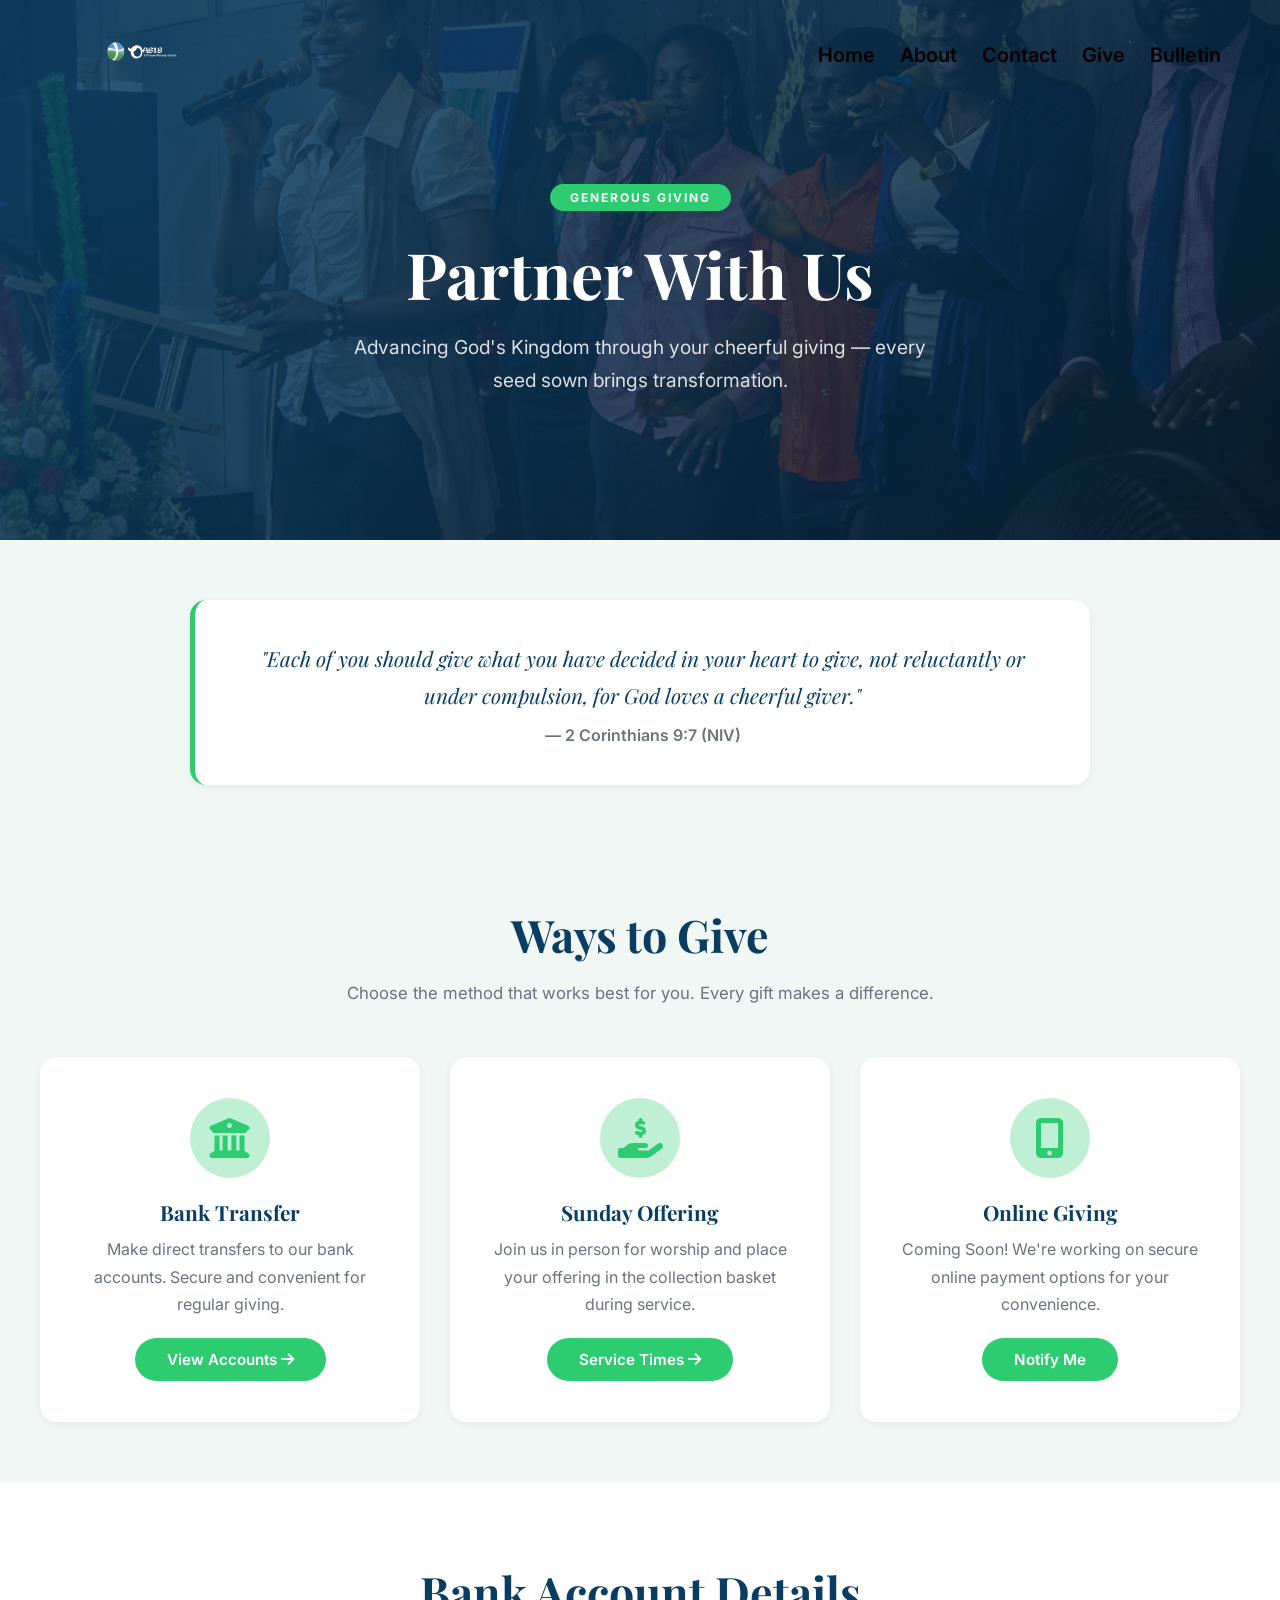
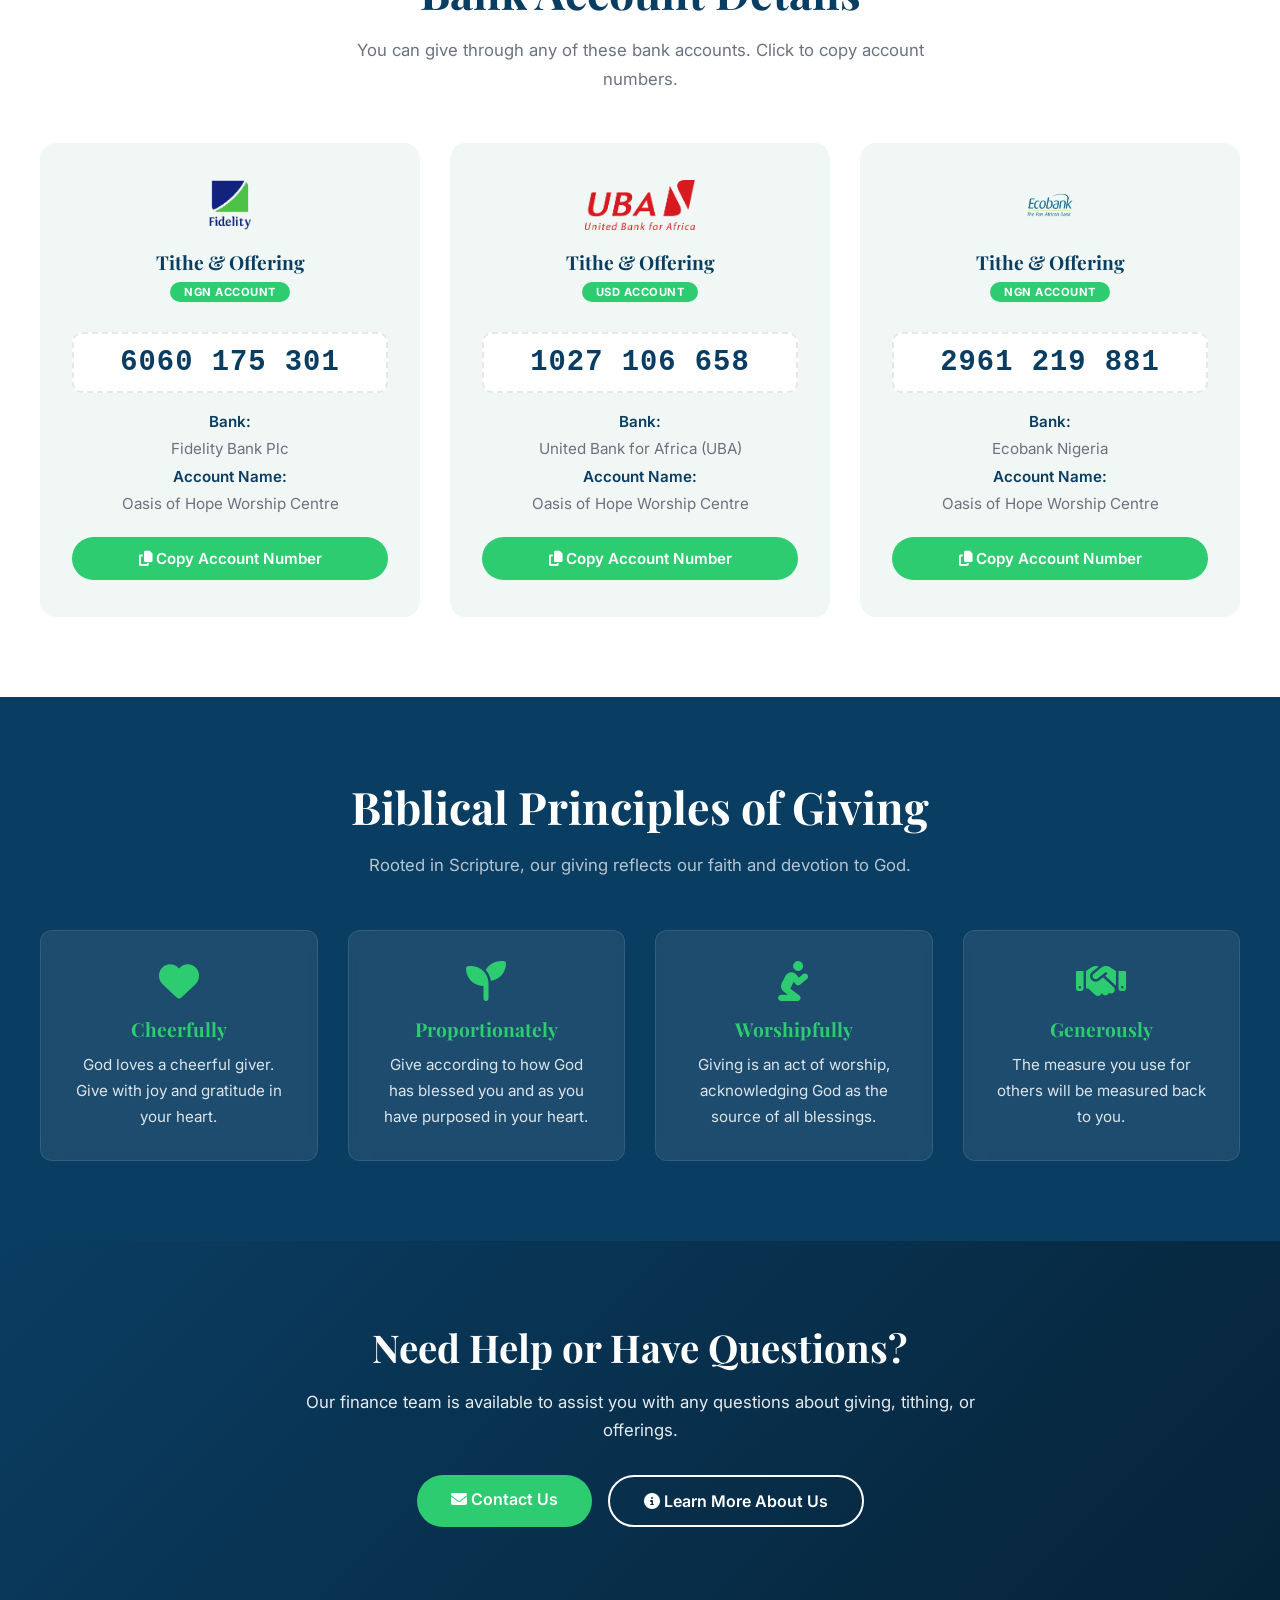
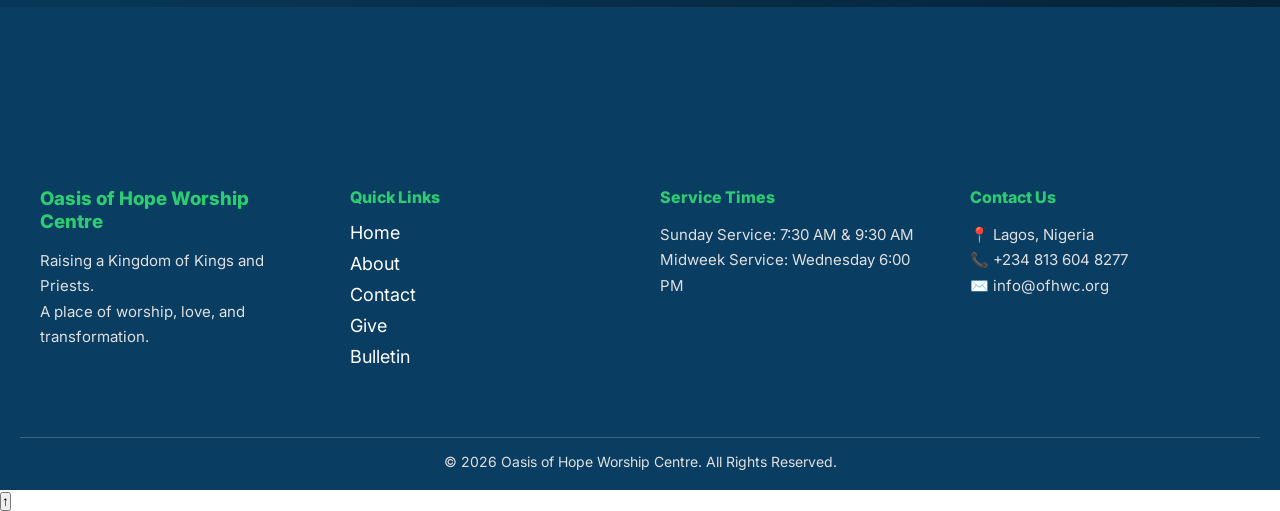
<file: give.html>
<!DOCTYPE html>
<html lang="en">
<head>
  <meta charset="UTF-8">
  <meta name="viewport" content="width=device-width, initial-scale=1.0">
  <title>Give | Oasis of Hope Worship Centre</title>
  <link rel="icon" href="img/Oasisn.png" type="image/png">

  <!-- Google Fonts -->
  <link href="https://fonts.googleapis.com/css2?family=Inter:wght@300;400;500;600;700;800;900&family=Playfair+Display:wght@400;600;700;800;900&display=swap" rel="stylesheet">

  <!-- Font Awesome -->
  <link rel="stylesheet" href="https://cdnjs.cloudflare.com/ajax/libs/font-awesome/6.5.0/css/all.min.css">

  <link rel="stylesheet" href="style.css">

  <style>
    /* ========================================
       GIVE PAGE - OASIS COLORS
       Emerald Green + Royal Blue + White
       ======================================== */

    :root {
      --emerald: #2ecc71;
      --emerald-dark: #27ae60;
      --emerald-light: #82e0aa;
      --emerald-glow: rgba(46, 204, 113, 0.3);
      
      --royal: #0a3d62;
      --royal-light: #1a5276;
      --royal-dark: #062338;
      
      --white: #ffffff;
      --cream: #f0f7f4;
      --gray: #6B7280;
      --gray-light: #E5E7EB;
      
      --gradient-hero: linear-gradient(135deg, rgba(10, 61, 98, 0.88), rgba(6, 35, 56, 0.75));
      --gradient-dark: linear-gradient(135deg, #0a3d62, #062338);
      --shadow-glow: 0 8px 40px rgba(46, 204, 113, 0.25);
      --shadow-sm: 0 2px 8px rgba(0,0,0,0.06);
      --shadow-md: 0 8px 30px rgba(0,0,0,0.08);
      --shadow-lg: 0 20px 50px rgba(0,0,0,0.12);
      --transition: all 0.3s cubic-bezier(0.4, 0, 0.2, 1);
      --font-heading: 'Playfair Display', serif;
      --font-body: 'Inter', sans-serif;
    }

    /* ---------- GIVE HERO ---------- */
    .give-hero {
      min-height: 60vh;
      background: 
        var(--gradient-hero),
        url('sunday service.jpg') no-repeat center center / cover;
      display: flex;
      align-items: center;
      justify-content: center;
      text-align: center;
      padding: 100px 20px 60px;
    }

    .give-hero-content {
      max-width: 800px;
    }

    .give-hero-tag {
      display: inline-block;
      background: var(--emerald);
      color: var(--white);
      padding: 6px 20px;
      border-radius: 50px;
      font-size: 0.75rem;
      font-weight: 700;
      text-transform: uppercase;
      letter-spacing: 2px;
      margin-bottom: 20px;
    }

    .give-hero h1 {
      font-family: var(--font-heading);
      font-size: clamp(2.8rem, 5vw, 4.5rem);
      color: var(--white);
      margin-bottom: 15px;
    }

    .give-hero h1 .highlight {
      color: var(--emerald);
    }

    .give-hero p {
      color: rgba(255, 255, 255, 0.85);
      font-size: 1.2rem;
      max-width: 600px;
      margin: 0 auto;
      line-height: 1.7;
    }

    /* ---------- SCRIPTURE SECTION ---------- */
    .scripture-section {
      padding: 60px 20px;
      background: var(--cream);
      text-align: center;
    }

    .scripture-section .container {
      max-width: 900px;
      margin: 0 auto;
      padding: 40px;
      background: var(--white);
      border-radius: 16px;
      box-shadow: var(--shadow-sm);
      border-left: 5px solid var(--emerald);
    }

    .scripture-text {
      font-size: 1.3rem;
      font-style: italic;
      color: var(--royal);
      line-height: 1.8;
      font-family: var(--font-heading);
      margin-bottom: 10px;
    }

    .scripture-reference {
      font-size: 1rem;
      color: var(--gray);
      font-weight: 600;
    }

    /* ---------- GIVING INTRO ---------- */
    .giving-intro {
      padding: 40px 20px 0;
      text-align: center;
    }

    .giving-intro p {
      font-size: 1.1rem;
      color: var(--gray);
      max-width: 700px;
      margin: 0 auto;
      line-height: 1.8;
    }

    /* ---------- GIVING METHODS ---------- */
    .giving-methods {
      padding: 60px 20px;
      background: var(--cream);
    }

    .giving-methods .container {
      max-width: 1200px;
      margin: 0 auto;
    }

    .giving-methods h2 {
      font-family: var(--font-heading);
      font-size: clamp(2rem, 3.5vw, 3rem);
      color: var(--royal);
      text-align: center;
      margin-bottom: 15px;
    }

    .giving-methods .subtitle {
      text-align: center;
      color: var(--gray);
      font-size: 1.05rem;
      max-width: 600px;
      margin: 0 auto 50px;
      line-height: 1.7;
    }

    .methods-grid {
      display: grid;
      grid-template-columns: repeat(auto-fit, minmax(280px, 1fr));
      gap: 30px;
    }

    .method-card {
      background: var(--white);
      padding: 40px 30px;
      border-radius: 16px;
      text-align: center;
      box-shadow: var(--shadow-sm);
      transition: var(--transition);
      border: 1px solid transparent;
    }

    .method-card:hover {
      transform: translateY(-8px);
      box-shadow: var(--shadow-lg);
      border-color: var(--emerald-light);
    }

    .method-icon {
      width: 80px;
      height: 80px;
      margin: 0 auto 20px;
      background: var(--emerald-glow);
      border-radius: 50%;
      display: flex;
      align-items: center;
      justify-content: center;
      font-size: 2.5rem;
      color: var(--emerald);
      transition: var(--transition);
    }

    .method-card:hover .method-icon {
      background: var(--emerald);
      color: var(--white);
      transform: scale(1.05);
    }

    .method-card h3 {
      font-family: var(--font-heading);
      font-size: 1.3rem;
      color: var(--royal);
      margin-bottom: 10px;
    }

    .method-card p {
      color: var(--gray);
      line-height: 1.7;
      margin-bottom: 20px;
    }

    .method-btn {
      display: inline-block;
      padding: 12px 32px;
      background: var(--emerald);
      color: var(--white);
      text-decoration: none;
      border-radius: 50px;
      font-weight: 600;
      transition: var(--transition);
      border: none;
      cursor: pointer;
      font-size: 0.95rem;
      font-family: var(--font-body);
    }

    .method-btn:hover {
      background: var(--emerald-dark);
      transform: translateY(-2px);
      box-shadow: var(--shadow-glow);
    }

    /* ---------- BANK ACCOUNTS ---------- */
    .accounts-section {
      padding: 80px 20px;
      background: var(--white);
    }

    .accounts-section .container {
      max-width: 1200px;
      margin: 0 auto;
    }

    .accounts-section h2 {
      font-family: var(--font-heading);
      font-size: clamp(2rem, 3.5vw, 3rem);
      color: var(--royal);
      text-align: center;
      margin-bottom: 15px;
    }

    .accounts-section .subtitle {
      text-align: center;
      color: var(--gray);
      font-size: 1.05rem;
      max-width: 600px;
      margin: 0 auto 50px;
      line-height: 1.7;
    }

    .accounts-grid {
      display: grid;
      grid-template-columns: repeat(auto-fit, minmax(320px, 1fr));
      gap: 30px;
    }

    .account-card {
      background: var(--cream);
      padding: 35px 30px;
      border-radius: 16px;
      text-align: center;
      transition: var(--transition);
      border: 2px solid transparent;
    }

    .account-card:hover {
      transform: translateY(-5px);
      border-color: var(--emerald);
      box-shadow: var(--shadow-md);
    }

    .bank-logo {
      height: 50px;
      margin: 0 auto 15px;
      object-fit: contain;
    }

    .account-card h3 {
      font-family: var(--font-heading);
      font-size: 1.2rem;
      color: var(--royal);
      margin-bottom: 5px;
    }

    .account-type {
      display: inline-block;
      background: var(--emerald);
      color: var(--white);
      padding: 3px 14px;
      border-radius: 20px;
      font-size: 0.7rem;
      font-weight: 700;
      text-transform: uppercase;
      letter-spacing: 0.5px;
      margin-bottom: 15px;
    }

    .account-number {
      font-size: 1.8rem;
      font-weight: 700;
      color: var(--royal);
      padding: 12px 20px;
      background: var(--white);
      border-radius: 10px;
      margin: 15px 0;
      font-family: 'Courier New', monospace;
      letter-spacing: 1px;
      word-break: break-all;
      border: 2px dashed var(--gray-light);
    }

    .account-details {
      font-size: 0.95rem;
      line-height: 1.8;
      color: var(--gray);
      margin-bottom: 20px;
    }

    .account-details strong {
      color: var(--royal);
      display: block;
      font-weight: 600;
    }

    .copy-btn {
      padding: 12px 30px;
      background: var(--emerald);
      color: var(--white);
      border: none;
      border-radius: 50px;
      cursor: pointer;
      font-size: 0.95rem;
      font-weight: 600;
      transition: var(--transition);
      width: 100%;
      font-family: var(--font-body);
    }

    .copy-btn:hover {
      background: var(--emerald-dark);
      transform: translateY(-2px);
    }

    .copy-btn.copied {
      background: var(--royal);
    }

    /* ---------- PRINCIPLES ---------- */
    .principles-section {
      padding: 80px 20px;
      background: var(--royal);
      color: var(--white);
    }

    .principles-section .container {
      max-width: 1200px;
      margin: 0 auto;
    }

    .principles-section h2 {
      font-family: var(--font-heading);
      font-size: clamp(2rem, 3.5vw, 3rem);
      text-align: center;
      margin-bottom: 15px;
      color: var(--white);
    }

    .principles-section .subtitle {
      text-align: center;
      color: rgba(255, 255, 255, 0.7);
      font-size: 1.05rem;
      max-width: 600px;
      margin: 0 auto 50px;
      line-height: 1.7;
    }

    .principles-grid {
      display: grid;
      grid-template-columns: repeat(auto-fit, minmax(240px, 1fr));
      gap: 30px;
    }

    .principle-card {
      background: rgba(255, 255, 255, 0.08);
      padding: 30px;
      border-radius: 12px;
      text-align: center;
      backdrop-filter: blur(10px);
      border: 1px solid rgba(255, 255, 255, 0.1);
      transition: var(--transition);
    }

    .principle-card:hover {
      background: rgba(255, 255, 255, 0.15);
      transform: translateY(-4px);
    }

    .principle-card i {
      font-size: 2.5rem;
      color: var(--emerald);
      margin-bottom: 15px;
    }

    .principle-card h4 {
      font-family: var(--font-heading);
      font-size: 1.2rem;
      color: var(--emerald);
      margin-bottom: 10px;
    }

    .principle-card p {
      color: rgba(255, 255, 255, 0.85);
      line-height: 1.7;
      font-size: 0.95rem;
    }

    /* ---------- CTA ---------- */
    .give-cta {
      padding: 80px 20px;
      background: var(--gradient-dark);
      text-align: center;
      color: var(--white);
    }

    .give-cta .container {
      max-width: 700px;
      margin: 0 auto;
    }

    .give-cta h2 {
      font-family: var(--font-heading);
      font-size: clamp(2rem, 3vw, 2.8rem);
      margin-bottom: 15px;
    }

    .give-cta p {
      font-size: 1.05rem;
      opacity: 0.9;
      line-height: 1.7;
      margin-bottom: 30px;
    }

    .give-cta .cta-buttons {
      display: flex;
      justify-content: center;
      gap: 16px;
      flex-wrap: wrap;
    }

    .give-cta .cta-btn {
      padding: 14px 34px;
      border-radius: 50px;
      font-size: 1rem;
      font-weight: 600;
      text-decoration: none;
      transition: var(--transition);
    }

    .give-cta .cta-btn.primary {
      background: var(--emerald);
      color: var(--white);
    }

    .give-cta .cta-btn.primary:hover {
      background: var(--emerald-dark);
      transform: translateY(-2px);
      box-shadow: var(--shadow-glow);
    }

    .give-cta .cta-btn.secondary {
      border: 2px solid var(--white);
      color: var(--white);
    }

    .give-cta .cta-btn.secondary:hover {
      background: var(--white);
      color: var(--royal);
      transform: translateY(-2px);
    }

    /* ---------- RESPONSIVE ---------- */
    @media (max-width: 768px) {
      .give-hero h1 {
        font-size: 2.5rem;
      }

      .give-hero p {
        font-size: 1rem;
      }

      .scripture-section .container {
        padding: 25px 20px;
      }

      .scripture-text {
        font-size: 1.1rem;
      }

      .methods-grid {
        grid-template-columns: 1fr;
      }

      .accounts-grid {
        grid-template-columns: 1fr;
      }

      .account-number {
        font-size: 1.4rem;
      }

      .principles-grid {
        grid-template-columns: 1fr 1fr;
      }

      .give-cta .cta-buttons {
        flex-direction: column;
        align-items: center;
      }

      .give-cta .cta-btn {
        width: 100%;
        max-width: 280px;
        text-align: center;
      }
    }

    @media (max-width: 480px) {
      .principles-grid {
        grid-template-columns: 1fr;
      }

      .account-card {
        padding: 25px 20px;
      }

      .account-number {
        font-size: 1.2rem;
        padding: 10px 15px;
      }

      .method-card {
        padding: 30px 20px;
      }
    }
  </style>
</head>

<body>

<header class="header">
  <nav class="navbar" id="navbar">
    <div class="logo">
      <img src="img/Oasisn.png" alt="Oasis logo">
    </div>

    <button class="menu-toggle" id="menuToggle" aria-label="Toggle navigation menu">
      <span class="bar"></span>
      <span class="bar"></span>
      <span class="bar"></span>
    </button>

    <ul class="nav-links" id="navLinks">
      <li><a href="index.html">Home</a></li>
      <li><a href="about.html">About</a></li>
      <li><a href="contact.html">Contact</a></li>
      <li><a href="give.html" class="active">Give</a></li>
      <li><a href="bulletin.html">Bulletin</a></li>
    </ul>
  </nav>
</header>

<!-- ===== GIVE HERO ===== -->
<section class="give-hero">
  <div class="give-hero-content">
    <span class="give-hero-tag">Generous Giving</span>
    <h1>Partner With Us</h1>
    <p>Advancing God's Kingdom through your cheerful giving — every seed sown brings transformation.</p>
  </div>
</section>

<!-- ===== SCRIPTURE ===== -->
<section class="scripture-section reveal">
  <div class="container">
    <p class="scripture-text">
      "Each of you should give what you have decided in your heart to give, not reluctantly or under compulsion, for God loves a cheerful giver."
    </p>
    <p class="scripture-reference">— 2 Corinthians 9:7 (NIV)</p>
  </div>
</section>

<!-- ===== GIVING INTRO ===== -->
 <!---
<div class="giving-intro reveal">
  <p>
    At Oasis of Hope Worship Centre, we believe that giving is an act of worship and an expression of our faith.
    Your generous contributions enable us to spread the Gospel, support our community, and fulfill our mission of raising Kings and Priests.
  </p>
</div>-->

<!-- ===== GIVING METHODS ===== -->
<section class="giving-methods reveal">
  <div class="container">
    <h2>Ways to Give</h2>
    <p class="subtitle">Choose the method that works best for you. Every gift makes a difference.</p>

    <div class="methods-grid stagger-children">
      <div class="method-card">
        <div class="method-icon"><i class="fas fa-university"></i></div>
        <h3>Bank Transfer</h3>
        <p>Make direct transfers to our bank accounts. Secure and convenient for regular giving.</p>
        <a href="#bank-accounts" class="method-btn">View Accounts <i class="fas fa-arrow-right"></i></a>
      </div>

      <div class="method-card">
        <div class="method-icon"><i class="fas fa-hand-holding-usd"></i></div>
        <h3>Sunday Offering</h3>
        <p>Join us in person for worship and place your offering in the collection basket during service.</p>
        <a href="index.html" class="method-btn">Service Times <i class="fas fa-arrow-right"></i></a>
      </div>

      <div class="method-card">
        <div class="method-icon"><i class="fas fa-mobile-alt"></i></div>
        <h3>Online Giving</h3>
        <p>Coming Soon! We're working on secure online payment options for your convenience.</p>
        <button class="method-btn" onclick="showNotification('Online giving coming soon! Stay tuned. 🙌')">Notify Me</button>
      </div>
    </div>
  </div>
</section>

<!-- ===== BANK ACCOUNTS ===== -->
<section class="accounts-section reveal" id="bank-accounts">
  <div class="container">
    <h2>Bank Account Details</h2>
    <p class="subtitle">You can give through any of these bank accounts. Click to copy account numbers.</p>

    <div class="accounts-grid stagger-children">
      <!-- Account 1 -->
      <div class="account-card">
        <img src="Fidelity-Bank-Nigeria-Logo.png" alt="Fidelity Bank" class="bank-logo">
        <h3>Tithe &amp; Offering</h3>
        <span class="account-type">NGN Account</span>
        <div class="account-number" id="acc1">6060 175 301</div>
        <div class="account-details">
          <strong>Bank:</strong> Fidelity Bank Plc
          <strong>Account Name:</strong> Oasis of Hope Worship Centre
        </div>
        <button class="copy-btn" onclick="copyToClipboard('acc1', this)"><i class="fas fa-copy"></i> Copy Account Number</button>
      </div>

      <!-- Account 2 -->
      <div class="account-card">
        <img src="United-Bank-for-Africa-Logo.png" alt="UBA Bank" class="bank-logo">
        <h3>Tithe &amp; Offering</h3>
        <span class="account-type">USD Account</span>
        <div class="account-number" id="acc2">1027 106 658</div>
        <div class="account-details">
          <strong>Bank:</strong> United Bank for Africa (UBA)
          <strong>Account Name:</strong> Oasis of Hope Worship Centre
        </div>
        <button class="copy-btn" onclick="copyToClipboard('acc2', this)"><i class="fas fa-copy"></i> Copy Account Number</button>
      </div>

      <!-- Account 3 -->
      <div class="account-card">
        <img src="Eco-Bank-Uganda-Logo.png" alt="Ecobank" class="bank-logo">
        <h3>Tithe &amp; Offering</h3>
        <span class="account-type">NGN Account</span>
        <div class="account-number" id="acc3">2961 219 881</div>
        <div class="account-details">
          <strong>Bank:</strong> Ecobank Nigeria
          <strong>Account Name:</strong> Oasis of Hope Worship Centre
        </div>
        <button class="copy-btn" onclick="copyToClipboard('acc3', this)"><i class="fas fa-copy"></i> Copy Account Number</button>
      </div>
    </div>
  </div>
</section>

<!-- ===== PRINCIPLES ===== -->
<section class="principles-section reveal">
  <div class="container">
    <h2>Biblical Principles of Giving</h2>
    <p class="subtitle">Rooted in Scripture, our giving reflects our faith and devotion to God.</p>

    <div class="principles-grid stagger-children">
      <div class="principle-card">
        <i class="fas fa-heart"></i>
        <h4>Cheerfully</h4>
        <p>God loves a cheerful giver. Give with joy and gratitude in your heart.</p>
      </div>

      <div class="principle-card">
        <i class="fas fa-seedling"></i>
        <h4>Proportionately</h4>
        <p>Give according to how God has blessed you and as you have purposed in your heart.</p>
      </div>

      <div class="principle-card">
        <i class="fas fa-pray"></i>
        <h4>Worshipfully</h4>
        <p>Giving is an act of worship, acknowledging God as the source of all blessings.</p>
      </div>

      <div class="principle-card">
        <i class="fas fa-handshake"></i>
        <h4>Generously</h4>
        <p>The measure you use for others will be measured back to you.</p>
      </div>
    </div>
  </div>
</section>

<!-- ===== CTA ===== -->
<section class="give-cta reveal">
  <div class="container">
    <h2>Need Help or Have Questions?</h2>
    <p>Our finance team is available to assist you with any questions about giving, tithing, or offerings.</p>
    <div class="cta-buttons">
      <a href="contact.html" class="cta-btn primary"><i class="fas fa-envelope"></i> Contact Us</a>
      <a href="about.html" class="cta-btn secondary"><i class="fas fa-info-circle"></i> Learn More About Us</a>
    </div>
  </div>
</section>

<!-- ===== FOOTER ===== -->
<footer class="footer">
  <div class="footer-container">
    <div class="footer-box">
      <h3>Oasis of Hope Worship Centre</h3>
      <p>
        Raising a Kingdom of Kings and Priests.<br>
        A place of worship, love, and transformation.
      </p>
    </div>
    <div class="footer-box">
      <h4>Quick Links</h4>
      <ul>
        <li><a href="index.html">Home</a></li>
        <li><a href="about.html">About</a></li>
        <li><a href="contact.html">Contact</a></li>
        <li><a href="give.html">Give</a></li>
        <li><a href="bulletin.html">Bulletin</a></li>
      </ul>
    </div>
    <div class="footer-box">
      <h4>Service Times</h4>
      <p>Sunday Service: 7:30 AM &amp; 9:30 AM</p>
      <p>Midweek Service: Wednesday 6:00 PM</p>
    </div>
    <div class="footer-box">
      <h4>Contact Us</h4>
      <p>📍 Lagos, Nigeria</p>
      <p>📞 +234 813 604 8277</p>
      <p>✉️ info@ofhwc.org</p>
    </div>
  </div>
  <div class="footer-bottom">
    <p>&copy; 2026 Oasis of Hope Worship Centre. All Rights Reserved.</p>
  </div>
</footer>

<!-- ===== GIVE PAGE SCRIPTS ===== -->
<script>
  // Copy to Clipboard Function
  function copyToClipboard(id, button) {
    const text = document.getElementById(id).textContent.trim();
    const tempInput = document.createElement('input');
    tempInput.value = text;
    document.body.appendChild(tempInput);
    tempInput.select();
    tempInput.setSelectionRange(0, 99999);

    try {
      const successful = document.execCommand('copy');
      if (successful) {
        button.innerHTML = '<i class="fas fa-check"></i> Copied!';
        button.classList.add('copied');

        showNotification('✅ Account number copied to clipboard!');

        setTimeout(() => {
          button.innerHTML = '<i class="fas fa-copy"></i> Copy Account Number';
          button.classList.remove('copied');
        }, 2500);
      }
    } catch (err) {
      console.error('Copy failed:', err);
      alert('Copy failed. Please copy manually: ' + text);
    }

    document.body.removeChild(tempInput);
  }

  // Show Notification
  function showNotification(message) {
    const existing = document.querySelector('.notification');
    if (existing) existing.remove();

    const notification = document.createElement('div');
    notification.className = 'notification';
    notification.textContent = message;
    document.body.appendChild(notification);

    setTimeout(() => {
      if (notification.parentNode) {
        notification.remove();
      }
    }, 3000);
  }

  // Make functions globally accessible
  window.copyToClipboard = copyToClipboard;
  window.showNotification = showNotification;
</script>

<script src="script.js"></script>

</body>
</html>
</file>
<file: style.css>
* {
  margin: 0;
  padding: 0;
  box-sizing: border-box;
}

/* Responsive Base */
html {
  font-size: 16px;
  scroll-behavior: smooth;
}

body {
  margin: 0;
  padding: 0;
  font-family: 'Inter', sans-serif;
  background: white;
  overflow-x: hidden;
}

/* Responsive Images */
img {
  max-width: 100%;
  height: auto;
}

/* Navbar */
.header {
  position: fixed;
  top: 0;
  left: 0;
  width: 100%;
  padding: 0px 1px;
  display: flex;
  justify-content: space-between;
  align-items: center;
  z-index: 1000;
  box-shadow: 0 2px 10px rgba(39, 6, 223, 0.2);
}

.logo {
  display: flex;
  align-items: center;
  gap: 10px;
  font-family: 'Poppins', sans-serif;
  font-weight: 600;
  font-size: 22px;
  color: white;
}

.logo img {
  width: 160px;
  height: auto;
}

/* Base navbar */
.navbar {
  display: flex;
  justify-content: space-between;
  align-items: center;
  padding: 15px 40px;
  background-color: transparent;
  position: fixed;
  width: 100%;
  top: 0;
  z-index: 1000;
  transition: background-color 0.3s ease, padding 0.3s ease;
}

/* Mobile Menu Toggle */
.menu-toggle {
  display: none;
  background: none;
  border: none;
  cursor: pointer;
  padding: 10px;
  z-index: 1001;
}

.menu-toggle .bar {
  display: block;
  width: 25px;
  height: 3px;
  margin: 5px auto;
  background-color: white;
  transition: all 0.3s ease;
}

/* Nav Links */
.nav-links {
  list-style: none;
  display: flex;
  margin: 0;
  padding: 0;
}

.nav-links li {
  margin-left: 25px;
}

.nav-links li a {
  color: black;
  text-decoration: none;
  font-size: 20px;
  padding: 20px 0;
  font-weight: 600;
  transition: color 0.3s ease;
}

.nav-links li a:hover {
  color: whitesmoke;
}

/* Scrolled Navbar */
.navbar.scrolled {
  background-color: forestgreen;
  padding: 6px 20px;
  box-shadow: 0 2px 10px rgba(0,0,0,0.1);
}

.navbar.scrolled a {
  color: whitesmoke;
}

.navbar.scrolled a:hover {
  color: black;
}

/* Hero Section */
.hero {
  min-height: 100vh;
  width: 100%;
  background:
    linear-gradient(
      rgba(13, 94, 151, 0.562),
      rgba(17, 84, 133, 0.75)
    ),
    url('img/home.jpg') no-repeat center top;
  background-size: cover;
  display: flex;
  justify-content: center;
  align-items: center;
  padding: 20px;
  position: relative;
  color: white;
}

.hero-content {
  display: flex;
  flex-direction: column;
  align-items: center;
  text-align: center;
}

.animated-heading {
  display: block;
  margin-bottom: 0;
  font-family: 'ranade';
  margin: 15px 0 10px 0;
  font-size: 50px;
  color: white;
  text-align: center;
  font-weight: 400;
  opacity: 0;
  transform: translateY(30px);
  animation: fadeSlideIn 1.5s forwards;
  animation-delay: 0.5s;
}

.bold-word {
  font-weight: 700;
  color: #2ecc71;
}

@keyframes fadeSlideIn {
  to {
    opacity: 1;
    transform: translateY(0);
  }
}

.cta-buttons {
  margin-top: 30px;
  display: flex;
  justify-content: center;
  gap: 20px;
  flex-wrap: wrap;
}

.btn-primary {
  background: #2ecc71;
  color: white;
  padding: 12px 30px;
  border-radius: 30px;
  font-weight: 600;
  text-decoration: none;
  transition: background 0.3s, transform 0.2s;
}

.btn-primary:hover {
  background: #27ae60;
  transform: translateY(-2px);
}

.btn-secondary {
  background: transparent;
  color: white;
  padding: 12px 30px;
  border-radius: 30px;
  border: 2px solid white;
  font-weight: 600;
  text-decoration: none;
  transition: background 0.3s, color 0.3s, transform 0.2s;
}

.btn-secondary:hover {
  background: white;
  color: #0a3d62;
  transform: translateY(-2px);
}

/* Welcome Section */
.welcome {
  padding: 80px 20px;
  background:#e6f0fa;
  display: flex;
  justify-content: center;
}

.welcome-container {
  max-width: 1100px;
  display: flex;
  align-items: center;
  gap: 50px;
}

.welcome-text {
  flex: 1;
}

.welcome-text h2 {
  font-size: 50px;
  font-family: 'Cinzel', serif;
  color: #0a3d62;
  margin-bottom: 20px;
}

.welcome-text h2 span {
  color: green;
  font-weight: 700;
}

.welcome-text p {
  font-size: 18px;
  line-height: 1.7;
  color: black;
  margin-bottom: 30px;
}

.welcome-image {
  flex: 1;
}

.welcome-image img {
  width: 120%;
  border-radius: 5px;
  box-shadow: 0 10px 30px rgba(0, 0, 0, 0.1);
}

.btn-outline {
  display: inline-block;
  padding: 12px 32px;
  border-radius: 30px;
  border: 2px solid #0a3d62;
  color: #0a3d62;
  font-weight: 600;
  text-decoration: none;
  font-size: 16px;
  transition: all 0.3s ease;
  background: transparent;
}

.btn-outline:hover {
  background: #0a3d62;
  color: #ffffff;
  transform: translateY(-2px);
}

/* Ministries Section */
.ministries {
  padding: 80px 20px;
  background: #ffffff;
  text-align: center;
}

.ministries-container {
  max-width: 1200px;
  margin: 0 auto;
}

.ministries h2 {
  font-size: 40px;
  font-family: 'Montserrat', serif;
  color: darkgreen;
  margin-bottom: 50px;
}

.ministries-cards {
  display: flex;
  gap: 30px;
  justify-content: center;
  flex-wrap: wrap;
}

.ministry-card {
  background: dodgerblue;
  border-radius: 12px;
  width: 370px;
  padding: 20px;
  box-shadow: 0 10px 25px rgba(0,0,0,0.08);
  transition: transform 0.3s ease, box-shadow 0.3s ease;
}

.ministry-card img {
  width: 100%;
  border-radius: 12px;
  margin-bottom: 15px;
}

.ministry-card h3 {
  color: whitesmoke;
  font-size: 22px;
  margin-bottom: 10px;
}

.ministry-card p {
  color: black;
  font-size: 16px;
  line-height: 1.6;
}

.ministry-card:hover {
  transform: translateY(-5px);
  box-shadow: 0 15px 30px rgba(0,0,0,0.15);
}

/* Pastor Section */
.senior-pastor-bg {
  position: relative;
  width: 100%;
  height: 660px;
  background: url('img/Personal.jpg') top center / cover no-repeat;
  margin-bottom: 0px;
}

.pastor-overlay {
  position: absolute;
  inset: 0;
  background: rgba(0, 0, 0, 0.45);
  display: flex;
  align-items: center;
  justify-content: flex-end;
  padding: 0 60px;
}

.pastor-content {
  max-width: 500px;
  color: #fff;
}

.pastor-content h2 {
  font-size: 36px;
  font-weight: 700;
  margin-bottom: 15px;
  color: dodgerblue;
}

.pastor-content p {
  font-size: 16px;
  line-height: 1.7;
  margin-bottom: 25px;
}

.btn-read-more {
  padding: 12px 28px;
  background: #2ecc71;
  color: #fff;
  text-decoration: none;
  border-radius: 30px;
  font-weight: 600;
  transition: background 0.3s ease;
}

.btn-read-more:hover {
  background: #27ae60;
}

/* Service Section */
.service {
  padding: 80px 20px;
  background-color: #f4f8fb;
}

.service .container {
  max-width: 1200px;
  margin: 0 auto;
  text-align: center;
}

.service h2 {
  font-size: 48px;
  font-weight: 700;
  text-align: center;
}

.service-intro {
  font-size: 16px;
  color: #555;
  max-width: 600px;
  margin: 0 auto 50px;
}

.service-row {
  display: flex;
  justify-content: center;
  gap: 30px;
  flex-wrap: wrap;
}

.service-card {
  background: dodgerblue;
  border-radius: 12px;
  margin-top: 20px;
  padding: 20px;
  width: 260px;
  box-shadow: 0 10px 25px rgba(0,0,0,0.08);
  transition: transform 0.3s ease, box-shadow 0.3s ease;
}

.service-card img {
  width: 100%;
  height: 180px;
  object-fit: cover;
  border-radius: 10px;
  margin-bottom: 15px;
}

.service-card h3 {
  font-size: 22px;
  color: white;
  margin-bottom: 10px;
  font-weight: 700;
}

.service-card p {
  font-size: 15px;
  color: black;
  line-height: 1.6;
  margin-top: 10px;
}

.service-card:hover {
  transform: translateY(-6px);
  box-shadow: 0 15px 35px rgba(0,0,0,0.12);
}

/* Footer */
.footer {
  background-color: #0a3d62;
  color: #ffffff;
  padding: 180px 20px 20px;
}

.footer-container {
  max-width: 1200px;
  margin: 0 auto;
  display: flex;
  gap: 40px;
  justify-content: space-between;
  flex-wrap: wrap;
}

.footer-box {
  flex: 1;
  min-width: 220px;
}

.footer-box h3,
.footer-box h4 {
  color: #2ecc71;
  margin-bottom: 15px;
  font-weight: 800;
}

.footer-box p {
  font-size: 15px;
  line-height: 1.7;
  color: #e0e0e0;
}

.footer-box ul {
  list-style: none;
  padding: 0;
}

.footer-box ul li {
  margin-bottom: 10px;
}

.footer-box ul li a {
  color: #ffffff;
  text-decoration: none;
  font-size: 18px;
  transition: color 0.3s ease;
}

.footer-box ul li a:hover {
  color: #2ecc71;
}

.footer-bottom {
  border-top: 1px solid rgba(255,255,255,0.2);
  margin-top: 60px;
  padding-top: 15px;
  text-align: center;
  font-size: 14px;
  color: #e0e0e0;
}

/* About Page */
.about-hero {
  height: 100vh;
  background: url('img/about.jpg') center / cover no-repeat;
  position: relative;
}

.about-hero-overlay {
  background: rgba(0,0,0,0.6);
  height: 100%;
  display: flex;
  flex-direction: column;
  justify-content: center;
  align-items: center;
  text-align: center;
  color: #ffffff;
}

.about-hero-overlay h1 {
  font-family: 'Playfair Display' !important;
  font-size: 65px;
  font-weight: 1000;
  margin-bottom: 15px;
  letter-spacing: -4px;
}

.about-hero-overlay p {
  font-size: 18px;
}

.vision-mission {
  padding: 80px 20px;
  background-color: #ffffff;
}

.vision-mission .container {
  max-width: 1200px;
  margin: 0 auto;
  display: flex;
  gap: 40px;
  justify-content: center;
  flex-wrap: wrap;
}

.vm-box {
  flex: 1;
  min-width: 280px;
  background: #f4f8fb;
  padding: 40px;
  border-radius: 12px;
  text-align: center;
}

.vm-box h2 {
  font-size: 32px;
  font-weight: 700;
  color: #0a3d62;
  margin-bottom: 15px;
}

.vm-box p {
  font-size: 16px;
  line-height: 1.8;
}

.core-values {
  padding: 80px 20px;
  background-color: #f4f8fb;
}

.core-values .container {
  max-width: 1200px;
  margin: 0 auto;
  text-align: center;
}

.core-values h2 {
  font-size: 42px;
  font-weight: 700;
  color: #0a3d62;
  margin-bottom: 10px;
}

.core-intro {
  font-size: 16px;
  color: #555;
  max-width: 650px;
  margin: 0 auto 50px;
  line-height: 1.7;
}

.values-grid {
  display: grid;
  grid-template-columns: repeat(auto-fit, minmax(250px, 1fr));
  gap: 30px;
}

.value-card {
  background: #ffffff;
  padding: 35px 25px;
  border-radius: 12px;
  box-shadow: 0 10px 25px rgba(0,0,0,0.08);
  transition: transform 0.3s ease, box-shadow 0.3s ease;
}

.value-card h3 {
  font-size: 24px;
  font-weight: 700;
  color: #2ecc71;
  margin-bottom: 15px;
}

.value-card p {
  font-size: 15px;
  line-height: 1.7;
  color: #555;
}

.value-card:hover {
  transform: translateY(-6px);
  box-shadow: 0 15px 35px rgba(0,0,0,0.12);
}

.about-cta {
  padding: 90px 20px;
  background: linear-gradient(
    rgba(0, 0, 0, 0.9),
    rgba(0, 0, 0, 0.9)
  ),
  url('images/cta-bg.jpg') center / cover no-repeat;
  color: #ffffff;
  text-align: center;
}

.cta-content {
  max-width: 700px;
  margin: 0 auto;
}

.about-cta h2 {
  font-size: 44px;
  font-weight: 800;
  margin-bottom: 15px;
  letter-spacing: 1px;
}

.about-cta p {
  font-size: 17px;
  line-height: 1.8;
  margin-bottom: 35px;
}

.cta-buttons {
  display: flex;
  justify-content: center;
  gap: 20px;
  flex-wrap: wrap;
}

.cta-btn {
  padding: 14px 34px;
  border-radius: 30px;
  font-size: 15px;
  font-weight: 600;
  text-decoration: none;
  transition: all 0.3s ease;
}

.cta-btn.primary {
  background-color: #2ecc71;
  color: #ffffff;
}

.cta-btn.primary:hover {
  background-color: #27ae60;
}

.cta-btn.secondary {
  border: 2px solid #ffffff;
  color: #ffffff;
}

.cta-btn.secondary:hover {
  background-color: #ffffff;
  color: #0a3d62;
}

/* Contact Page */
.contact-hero {
  height: 95vh;
  background: url('img/contact.jpg') center / cover no-repeat;
  position: relative;
}

.contact-hero-overlay {
  background: rgba(0, 0, 0, 0.6);
  height: 100%;
  display: flex;
  flex-direction: column;
  justify-content: center;
  align-items: center;
  text-align: center;
  color: #ffffff;
}

.contact-hero-overlay h1 {
  font-size: 64px;
  font-weight: 800;
  letter-spacing: 2px;
}

.contact-hero-overlay p {
  font-size: 18px;
  margin-top: 10px;
}

.contact-section {
  padding: 80px 20px;
}

.contact-section .container {
  max-width: 1200px;
  margin: 0 auto;
  display: flex;
  gap: 50px;
  flex-wrap: wrap;
}

.contact-info {
  flex: 1;
  min-width: 280px;
}

.contact-info h2 {
  font-size: 36px;
  color: #0a3d62;
  margin-bottom: 20px;
}

.contact-info p {
  font-size: 16px;
  line-height: 1.8;
  margin-bottom: 15px;
}

.contact-note {
  margin-top: 20px;
  font-style: italic;
  color: #555;
}

.contact-form {
  flex: 1;
  min-width: 280px;
  background: #f4f8fb;
  padding: 40px;
  border-radius: 12px;
}

.contact-form h2 {
  font-size: 32px;
  margin-bottom: 20px;
  color: #0a3d62;
}

.contact-form input,
.contact-form textarea {
  width: 100%;
  padding: 14px;
  margin-bottom: 15px;
  border: 1px solid #ccc;
  border-radius: 6px;
  font-size: 14px;
  font-family: 'Poppins', sans-serif;
}

.contact-form button {
  background-color: #2ecc71;
  color: #ffffff;
  border: none;
  padding: 14px 30px;
  border-radius: 30px;
  font-size: 15px;
  font-weight: 600;
  cursor: pointer;
  transition: background-color 0.3s ease;
}

.contact-form button:hover {
  background-color: #27ae60;
}

.map-section {
  padding: 80px 20px;
  background-color: black;
}

.map-section .container {
  max-width: 1200px;
  margin: 0 auto;
  text-align: center;
}

.map-section h2 {
  font-size: 40px;
  font-weight: 700;
  color: #0a3d62;
  margin-bottom: 30px;
}

.map-container {
  width: 100%;
  height: 450px;
  border-radius: 12px;
  overflow: hidden;
  box-shadow: 0 10px 25px rgba(0,0,0,0.1);
}

.map-container iframe {
  width: 100%;
  height: 100%;
  border: 0;
}

/* ==================== RESPONSIVE MEDIA QUERIES ==================== */

/* Tablet Devices (768px and below) */
@media (max-width: 768px) {
  /* Mobile Menu */
  .menu-toggle {
    display: block;
  }
  
  .nav-links {
    position: fixed;
    top: 70px;
    left: -100%;
    width: 100%;
    height: calc(100vh - 70px);
    background: forestgreen;
    flex-direction: column;
    align-items: center;
    justify-content: flex-start;
    padding-top: 40px;
    transition: left 0.3s ease;
    z-index: 999;
  }
  
  .nav-links.active {
    left: 0;
  }
  
  .nav-links li {
    margin: 15px 0;
    width: 100%;
    text-align: center;
  }
  
  .nav-links li a {
    display: block;
    padding: 15px 0;
    font-size: 18px;
    color: white;
  }
  
  /* Menu Toggle Animation */
  .menu-toggle.active .bar:nth-child(1) {
    transform: rotate(45deg) translate(6px, 6px);
  }
  
  .menu-toggle.active .bar:nth-child(2) {
    opacity: 0;
  }
  
  .menu-toggle.active .bar:nth-child(3) {
    transform: rotate(-45deg) translate(7px, -6px);
  }
  
  /* General Adjustments */
  body {
    font-size: 15px;
  }
  
  .navbar {
    padding: 10px 20px;
  }
  
  /* Hero Section */
  .hero {
    min-height: 80vh;
    padding: 60px 20px;
  }
  
  .animated-heading {
    font-size: 32px;
    line-height: 1.3;
  }
  
  .cta-buttons {
    flex-direction: column;
    gap: 15px;
    width: 100%;
    max-width: 300px;
  }
  
  .btn-primary, .btn-secondary {
    width: 100%;
    text-align: center;
  }
  
  /* Welcome Section */
  .welcome-container {
    flex-direction: column;
    gap: 30px;
    text-align: center;
  }
  
  .welcome-text h2 {
    font-size: 32px;
  }
  
  .welcome-image img {
    width: 100%;
  }
  
  /* Ministries Section */
  .ministries h2 {
    font-size: 32px;
  }
  
  .ministry-card {
    width: 100%;
    max-width: 400px;
  }
  
  /* Pastor Section */
  .senior-pastor-bg {
    height: auto;
    min-height: 500px;
  }
  
  .pastor-overlay {
    padding: 20px;
    justify-content: center;
  }
  
  .pastor-content {
    max-width: 100%;
    text-align: center;
  }
  
  .pastor-content h2 {
    font-size: 28px;
  }
  
  /* Services Section */
  .service h2 {
    font-size: 32px;
  }
  
  .service-card {
    width: 100%;
    max-width: 300px;
  }
  
  /* Footer */
  .footer {
    padding: 60px 20px 20px;
  }
  
  .footer-container {
    flex-direction: column;
    text-align: center;
    gap: 30px;
  }
  
  /* About Page */
  .about-hero-overlay h1 {
    font-size: 36px;
    letter-spacing: 0;
  }
  
  .vm-box {
    width: 100%;
  }
  
  .core-values h2 {
    font-size: 32px;
  }
  
  /* Contact Page */
  .contact-hero {
    height: 60vh;
  }
  
  .contact-hero-overlay h1 {
    font-size: 36px;
  }
  
  .contact-section .container {
    flex-direction: column;
    text-align: center;
  }
  
  .contact-form {
    padding: 25px;
  }
  
  .map-container {
    height: 350px;
  }
  
  .map-section h2 {
    font-size: 32px;
  }
}

/* Mobile Devices (480px and below) */
@media (max-width: 480px) {
  .animated-heading {
    font-size: 28px;
  }
  
  .hero-content h1 {
    font-size: 24px;
  }
  
  .welcome-text h2 {
    font-size: 28px;
  }
  
  .ministries h2 {
    font-size: 28px;
  }
  
  .service h2 {
    font-size: 28px;
  }
  
  .about-hero-overlay h1 {
    font-size: 28px;
  }
  
  .contact-hero-overlay h1 {
    font-size: 28px;
  }
  
  .contact-form h2,
  .contact-info h2 {
    font-size: 24px;
  }
  
  .map-section h2 {
    font-size: 28px;
  }
  
  .footer-box h3, 
  .footer-box h4 {
    font-size: 18px;
  }
  
  .footer-box p, 
  .footer-box ul li a {
    font-size: 14px;
  }
  
  .btn-primary, 
  .btn-secondary,
  .btn-outline,
  .btn-read-more,
  .cta-btn {
    padding: 10px 20px;
    font-size: 14px;
  }
}

/* Small Mobile Devices (360px and below) */
@media (max-width: 360px) {
  .animated-heading {
    font-size: 24px;
  }
  
  .welcome-text h2 {
    font-size: 24px;
  }
  
  .ministries h2 {
    font-size: 24px;
  }
  
  .service h2 {
    font-size: 24px;
  }
}

/* Large Desktop (1200px and above) */
@media (min-width: 1200px) {
  .container {
    max-width: 1140px;
  }
  
  .navbar {
    padding: 15px 60px;
  }
}
</file>
